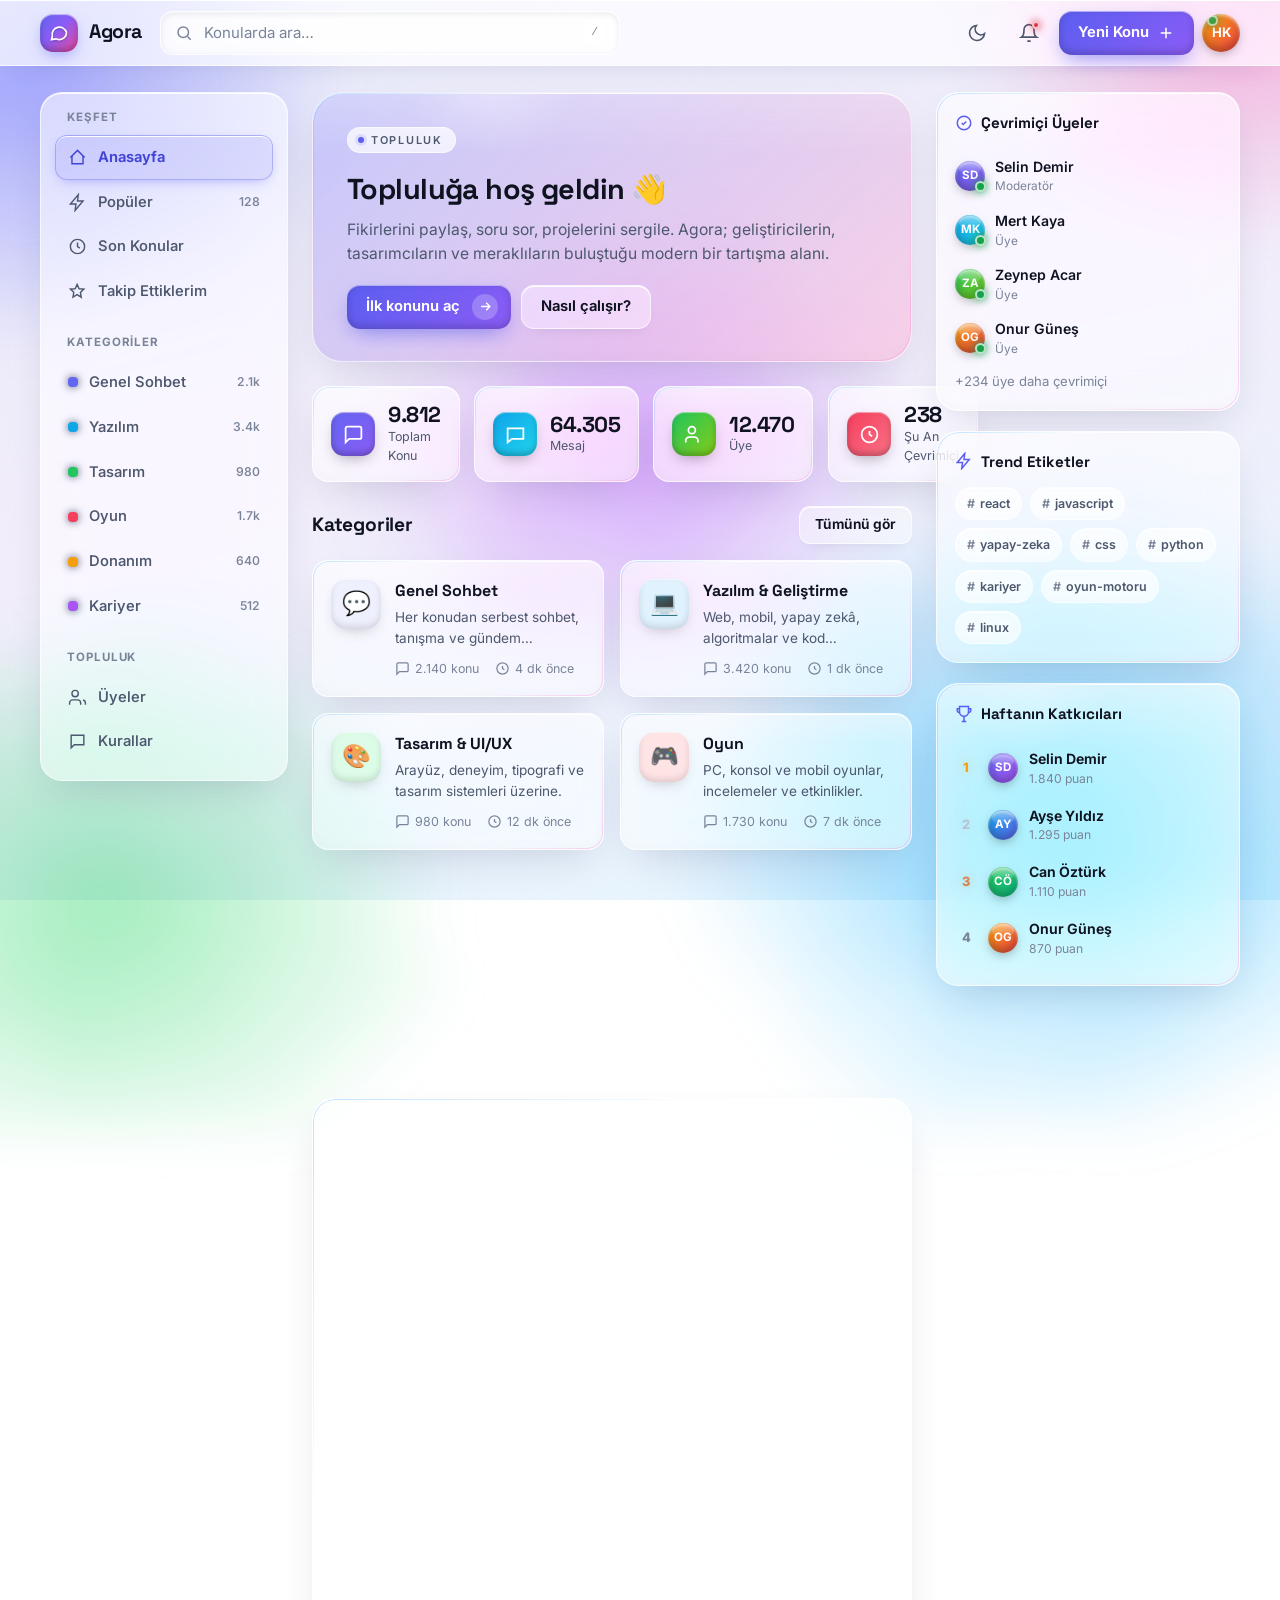
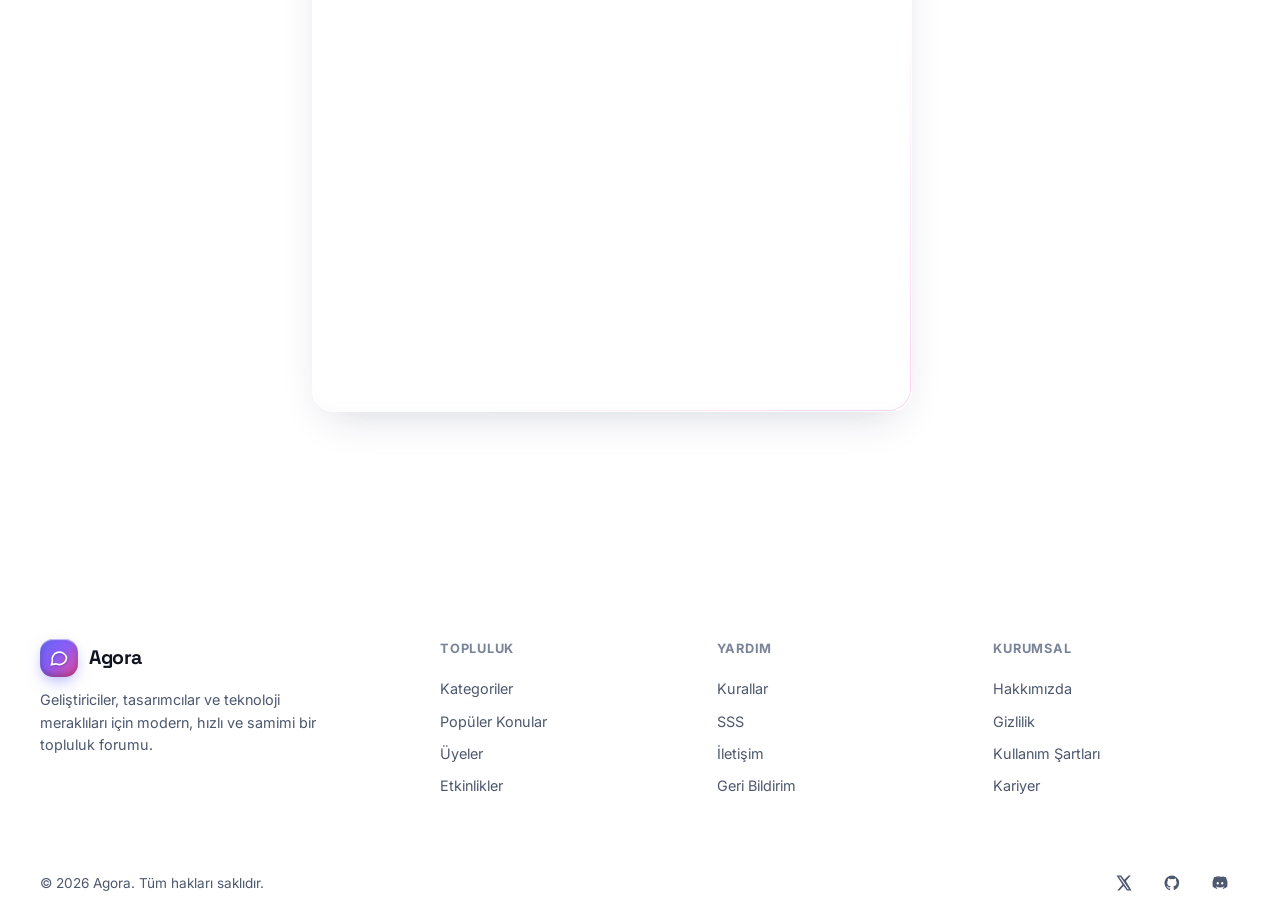
<file: index.html>
<!DOCTYPE html>
<html lang="tr" data-theme="light">
<head>
  <meta charset="UTF-8" />
  <meta name="viewport" content="width=device-width, initial-scale=1.0" />
  <title>Agora — Modern Topluluk Forumu</title>
  <meta name="description" content="Agora; yazılım, tasarım, oyun ve teknoloji üzerine sohbet edebileceğin modern bir topluluk forumu." />
  <link rel="preconnect" href="https://fonts.googleapis.com" />
  <link rel="preconnect" href="https://fonts.gstatic.com" crossorigin />
  <link href="https://fonts.googleapis.com/css2?family=Inter:wght@400;500;600;700;800&family=Space+Grotesk:wght@500;600;700&display=swap" rel="stylesheet" />
  <link rel="stylesheet" href="css/style.css" />
  <link rel="icon" href="data:image/svg+xml,<svg xmlns='http://www.w3.org/2000/svg' viewBox='0 0 100 100'><text y='.9em' font-size='90'>💬</text></svg>" />
</head>
<body>

  <!-- Liquid Glass: arka plandaki ışık kürelerini sıvılaştıran SVG filtresi -->
  <svg class="lg-defs" aria-hidden="true" focusable="false">
    <filter id="lg-distortion" x="-20%" y="-20%" width="140%" height="140%" color-interpolation-filters="sRGB">
      <feTurbulence type="fractalNoise" baseFrequency="0.008 0.011" numOctaves="2" seed="7" result="noise"/>
      <feDisplacementMap in="SourceGraphic" in2="noise" scale="70" xChannelSelector="R" yChannelSelector="G"/>
    </filter>
  </svg>

  <!-- ===================== BAŞLIK ===================== -->
  <header class="site-header">
    <div class="container">
      <button class="icon-btn menu-toggle" data-menu-toggle aria-label="Menüyü aç">
        <svg viewBox="0 0 24 24" fill="none" stroke="currentColor" stroke-width="2"><path d="M3 6h18M3 12h18M3 18h18"/></svg>
      </button>

      <a href="index.html" class="brand">
        <span class="logo">
          <svg viewBox="0 0 24 24" fill="none" stroke="currentColor" stroke-width="2"><path d="M21 11.5a8.4 8.4 0 0 1-9 8.4 9 9 0 0 1-3.9-.9L3 20l1-4.1A8.4 8.4 0 1 1 21 11.5z"/></svg>
        </span>
        Agora
      </a>

      <label class="search">
        <svg viewBox="0 0 24 24" fill="none" stroke="currentColor" stroke-width="2"><circle cx="11" cy="11" r="7"/><path d="m21 21-4.3-4.3"/></svg>
        <input type="search" placeholder="Konularda ara…" data-search-input />
        <kbd>/</kbd>
      </label>

      <div class="header-actions">
        <button class="icon-btn" data-theme-toggle aria-label="Temayı değiştir">
          <svg class="i-sun hidden" viewBox="0 0 24 24" fill="none" stroke="currentColor" stroke-width="2"><circle cx="12" cy="12" r="4"/><path d="M12 2v2m0 16v2M4.9 4.9l1.4 1.4m11.4 11.4 1.4 1.4M2 12h2m16 0h2M4.9 19.1l1.4-1.4M17.7 6.3l1.4-1.4"/></svg>
          <svg class="i-moon" viewBox="0 0 24 24" fill="none" stroke="currentColor" stroke-width="2"><path d="M21 12.8A9 9 0 1 1 11.2 3a7 7 0 0 0 9.8 9.8z"/></svg>
        </button>
        <button class="icon-btn" aria-label="Bildirimler">
          <svg viewBox="0 0 24 24" fill="none" stroke="currentColor" stroke-width="2"><path d="M18 8a6 6 0 1 0-12 0c0 7-3 9-3 9h18s-3-2-3-9"/><path d="M13.7 21a2 2 0 0 1-3.4 0"/></svg>
          <span class="dot"></span>
        </button>
        <a href="#" class="btn btn-primary"><span class="label-hide">Yeni Konu</span>
          <svg viewBox="0 0 24 24" fill="none" stroke="currentColor" stroke-width="2"><path d="M12 5v14M5 12h14"/></svg>
        </a>
        <div class="avatar presence" style="background:linear-gradient(135deg,#f59e0b,#ef4444)">HK</div>
      </div>
    </div>
  </header>

  <!-- ===================== GÖVDE ===================== -->
  <div class="container">
    <div class="layout">

      <!-- ----- SOL KENAR ÇUBUĞU ----- -->
      <aside class="sidebar">
        <nav class="nav-group">
          <h4>Keşfet</h4>
          <a href="index.html" class="nav-link active">
            <svg viewBox="0 0 24 24" fill="none" stroke="currentColor" stroke-width="1.8"><path d="M3 12 12 3l9 9"/><path d="M5 10v10h14V10"/></svg>
            Anasayfa
          </a>
          <a href="#" class="nav-link">
            <svg viewBox="0 0 24 24" fill="none" stroke="currentColor" stroke-width="1.8"><path d="M13 2 3 14h7l-1 8 10-12h-7z"/></svg>
            Popüler <span class="count">128</span>
          </a>
          <a href="#" class="nav-link">
            <svg viewBox="0 0 24 24" fill="none" stroke="currentColor" stroke-width="1.8"><circle cx="12" cy="12" r="9"/><path d="M12 7v5l3 2"/></svg>
            Son Konular
          </a>
          <a href="#" class="nav-link">
            <svg viewBox="0 0 24 24" fill="none" stroke="currentColor" stroke-width="1.8"><path d="M11.5 3 14 8.5 20 9l-4.3 4.2 1 6L11.5 16 6.3 19l1-6L3 9l6-.5z"/></svg>
            Takip Ettiklerim
          </a>
        </nav>

        <nav class="nav-group">
          <h4>Kategoriler</h4>
          <a href="category.html" class="nav-link"><span class="cat-dot" style="background:#6366f1"></span> Genel Sohbet <span class="count">2.1k</span></a>
          <a href="category.html" class="nav-link"><span class="cat-dot" style="background:#0ea5e9"></span> Yazılım <span class="count">3.4k</span></a>
          <a href="category.html" class="nav-link"><span class="cat-dot" style="background:#22c55e"></span> Tasarım <span class="count">980</span></a>
          <a href="category.html" class="nav-link"><span class="cat-dot" style="background:#f43f5e"></span> Oyun <span class="count">1.7k</span></a>
          <a href="category.html" class="nav-link"><span class="cat-dot" style="background:#f59e0b"></span> Donanım <span class="count">640</span></a>
          <a href="category.html" class="nav-link"><span class="cat-dot" style="background:#a855f7"></span> Kariyer <span class="count">512</span></a>
        </nav>

        <nav class="nav-group">
          <h4>Topluluk</h4>
          <a href="#" class="nav-link">
            <svg viewBox="0 0 24 24" fill="none" stroke="currentColor" stroke-width="1.8"><path d="M16 21v-2a4 4 0 0 0-4-4H6a4 4 0 0 0-4 4v2"/><circle cx="9" cy="7" r="4"/><path d="M22 21v-2a4 4 0 0 0-3-3.9"/></svg>
            Üyeler
          </a>
          <a href="#" class="nav-link">
            <svg viewBox="0 0 24 24" fill="none" stroke="currentColor" stroke-width="1.8"><path d="M4 4h16v12H8l-4 4z"/></svg>
            Kurallar
          </a>
        </nav>
      </aside>

      <!-- ----- ANA İÇERİK ----- -->
      <main class="main">

        <!-- hoş geldin -->
        <section class="hero">
          <span class="eyebrow">Topluluk</span>
          <h1>Topluluğa hoş geldin 👋</h1>
          <p>Fikirlerini paylaş, soru sor, projelerini sergile. Agora; geliştiricilerin, tasarımcıların ve meraklıların buluştuğu modern bir tartışma alanı.</p>
          <div class="hero-actions">
            <a href="#" class="btn btn-primary">
              İlk konunu aç
              <span class="btn-ico"><svg viewBox="0 0 24 24" fill="none" stroke="currentColor" stroke-width="2.2"><path d="M5 12h14M13 6l6 6-6 6"/></svg></span>
            </a>
            <a href="#" class="btn btn-ghost">Nasıl çalışır?</a>
          </div>
        </section>

        <!-- istatistikler -->
        <section class="stats">
          <div class="stat">
            <span class="ic" style="background:linear-gradient(135deg,#6366f1,#8b5cf6)"><svg viewBox="0 0 24 24" fill="none" stroke="currentColor" stroke-width="2"><path d="M21 15a2 2 0 0 1-2 2H7l-4 4V5a2 2 0 0 1 2-2h14a2 2 0 0 1 2 2z"/></svg></span>
            <div><div class="num">9.812</div><div class="lbl">Toplam Konu</div></div>
          </div>
          <div class="stat">
            <span class="ic" style="background:linear-gradient(135deg,#0ea5e9,#22d3ee)"><svg viewBox="0 0 24 24" fill="none" stroke="currentColor" stroke-width="2"><path d="M3 5h18v12H8l-5 4z"/></svg></span>
            <div><div class="num">64.305</div><div class="lbl">Mesaj</div></div>
          </div>
          <div class="stat">
            <span class="ic" style="background:linear-gradient(135deg,#22c55e,#84cc16)"><svg viewBox="0 0 24 24" fill="none" stroke="currentColor" stroke-width="2"><path d="M16 21v-2a4 4 0 0 0-4-4H6a4 4 0 0 0-4 4v2"/><circle cx="9" cy="7" r="4"/></svg></span>
            <div><div class="num">12.470</div><div class="lbl">Üye</div></div>
          </div>
          <div class="stat">
            <span class="ic" style="background:linear-gradient(135deg,#f43f5e,#fb7185)"><svg viewBox="0 0 24 24" fill="none" stroke="currentColor" stroke-width="2"><circle cx="12" cy="12" r="9"/><path d="M12 8v4l3 2"/></svg></span>
            <div><div class="num">238</div><div class="lbl">Şu An Çevrimiçi</div></div>
          </div>
        </section>

        <!-- kategoriler -->
        <div class="section-head">
          <h2>Kategoriler</h2>
          <span class="spacer"></span>
          <a href="#" class="btn btn-ghost btn-sm">Tümünü gör</a>
        </div>

        <section class="cat-grid">
          <a href="category.html" class="cat-card">
            <span class="cat-ic" style="background:#eef0fe;color:#6366f1">💬</span>
            <div class="cat-body">
              <h3>Genel Sohbet</h3>
              <p>Her konudan serbest sohbet, tanışma ve gündem tartışmaları.</p>
              <div class="cat-meta">
                <span><svg viewBox="0 0 24 24" fill="none" stroke="currentColor" stroke-width="2"><path d="M21 15a2 2 0 0 1-2 2H7l-4 4V5a2 2 0 0 1 2-2h14a2 2 0 0 1 2 2z"/></svg> 2.140 konu</span>
                <span><svg viewBox="0 0 24 24" fill="none" stroke="currentColor" stroke-width="2"><circle cx="12" cy="12" r="9"/><path d="M12 8v4l3 2"/></svg> 4 dk önce</span>
              </div>
            </div>
          </a>

          <a href="category.html" class="cat-card">
            <span class="cat-ic" style="background:#e0f2fe;color:#0284c7">💻</span>
            <div class="cat-body">
              <h3>Yazılım & Geliştirme</h3>
              <p>Web, mobil, yapay zekâ, algoritmalar ve kod incelemeleri.</p>
              <div class="cat-meta">
                <span><svg viewBox="0 0 24 24" fill="none" stroke="currentColor" stroke-width="2"><path d="M21 15a2 2 0 0 1-2 2H7l-4 4V5a2 2 0 0 1 2-2h14a2 2 0 0 1 2 2z"/></svg> 3.420 konu</span>
                <span><svg viewBox="0 0 24 24" fill="none" stroke="currentColor" stroke-width="2"><circle cx="12" cy="12" r="9"/><path d="M12 8v4l3 2"/></svg> 1 dk önce</span>
              </div>
            </div>
          </a>

          <a href="category.html" class="cat-card">
            <span class="cat-ic" style="background:#dcfce7;color:#16a34a">🎨</span>
            <div class="cat-body">
              <h3>Tasarım & UI/UX</h3>
              <p>Arayüz, deneyim, tipografi ve tasarım sistemleri üzerine.</p>
              <div class="cat-meta">
                <span><svg viewBox="0 0 24 24" fill="none" stroke="currentColor" stroke-width="2"><path d="M21 15a2 2 0 0 1-2 2H7l-4 4V5a2 2 0 0 1 2-2h14a2 2 0 0 1 2 2z"/></svg> 980 konu</span>
                <span><svg viewBox="0 0 24 24" fill="none" stroke="currentColor" stroke-width="2"><circle cx="12" cy="12" r="9"/><path d="M12 8v4l3 2"/></svg> 12 dk önce</span>
              </div>
            </div>
          </a>

          <a href="category.html" class="cat-card">
            <span class="cat-ic" style="background:#ffe4e6;color:#e11d48">🎮</span>
            <div class="cat-body">
              <h3>Oyun</h3>
              <p>PC, konsol ve mobil oyunlar, incelemeler ve etkinlikler.</p>
              <div class="cat-meta">
                <span><svg viewBox="0 0 24 24" fill="none" stroke="currentColor" stroke-width="2"><path d="M21 15a2 2 0 0 1-2 2H7l-4 4V5a2 2 0 0 1 2-2h14a2 2 0 0 1 2 2z"/></svg> 1.730 konu</span>
                <span><svg viewBox="0 0 24 24" fill="none" stroke="currentColor" stroke-width="2"><circle cx="12" cy="12" r="9"/><path d="M12 8v4l3 2"/></svg> 7 dk önce</span>
              </div>
            </div>
          </a>

          <a href="category.html" class="cat-card">
            <span class="cat-ic" style="background:#fef3c7;color:#d97706">🔧</span>
            <div class="cat-body">
              <h3>Donanım</h3>
              <p>Toplama bilgisayar, çevre birimleri ve performans.</p>
              <div class="cat-meta">
                <span><svg viewBox="0 0 24 24" fill="none" stroke="currentColor" stroke-width="2"><path d="M21 15a2 2 0 0 1-2 2H7l-4 4V5a2 2 0 0 1 2-2h14a2 2 0 0 1 2 2z"/></svg> 640 konu</span>
                <span><svg viewBox="0 0 24 24" fill="none" stroke="currentColor" stroke-width="2"><circle cx="12" cy="12" r="9"/><path d="M12 8v4l3 2"/></svg> 23 dk önce</span>
              </div>
            </div>
          </a>

          <a href="category.html" class="cat-card">
            <span class="cat-ic" style="background:#f3e8ff;color:#9333ea">💼</span>
            <div class="cat-body">
              <h3>Kariyer & Eğitim</h3>
              <p>İş ilanları, mülakat deneyimleri ve öğrenme yolları.</p>
              <div class="cat-meta">
                <span><svg viewBox="0 0 24 24" fill="none" stroke="currentColor" stroke-width="2"><path d="M21 15a2 2 0 0 1-2 2H7l-4 4V5a2 2 0 0 1 2-2h14a2 2 0 0 1 2 2z"/></svg> 512 konu</span>
                <span><svg viewBox="0 0 24 24" fill="none" stroke="currentColor" stroke-width="2"><circle cx="12" cy="12" r="9"/><path d="M12 8v4l3 2"/></svg> 35 dk önce</span>
              </div>
            </div>
          </a>
        </section>

        <!-- son konular -->
        <div class="section-head">
          <h2>Son Konular</h2>
          <span class="spacer"></span>
          <div class="tabs" data-tabs>
            <button class="tab active" data-tab="latest">Son</button>
            <button class="tab" data-tab="popular">Popüler</button>
            <button class="tab" data-tab="unanswered">Cevapsız</button>
          </div>
        </div>

        <section class="topic-list" data-topic-list>

          <article class="topic">
            <div class="avatar" style="background:linear-gradient(135deg,#0ea5e9,#6366f1)">AY</div>
            <div class="t-main">
              <div class="t-title">
                <span class="t-badges"><span class="badge pin">Sabit</span></span>
                <a href="topic.html">React 19'da yeni use() hook'u gerçekten oyunu değiştiriyor mu?</a>
              </div>
              <div class="t-sub">
                <span class="pill" style="color:#0284c7">Yazılım</span>
                <span class="author">Ayşe Yıldız</span>
                <span class="dot-sep">·</span>
                <span>3 etiket</span>
              </div>
            </div>
            <div class="t-stats">
              <div class="s"><div class="v">42</div><div class="k">cevap</div></div>
              <div class="s"><div class="v">1.2k</div><div class="k">görüntü</div></div>
            </div>
            <div class="t-last">
              <div class="avatar sm" style="background:linear-gradient(135deg,#22c55e,#84cc16)">MK</div>
              <div class="meta"><div class="who">Mert Kaya</div><div class="when">4 dk önce</div></div>
            </div>
          </article>

          <article class="topic">
            <div class="avatar" style="background:linear-gradient(135deg,#f43f5e,#f59e0b)">EÇ</div>
            <div class="t-main">
              <div class="t-title">
                <span class="t-badges"><span class="badge hot">Popüler</span></span>
                <a href="topic.html">2025'te öğrenilmesi en mantıklı programlama dili hangisi?</a>
              </div>
              <div class="t-sub">
                <span class="pill" style="color:#9333ea">Kariyer</span>
                <span class="author">Emre Çelik</span>
                <span class="dot-sep">·</span>
                <span>Tartışma</span>
              </div>
            </div>
            <div class="t-stats">
              <div class="s"><div class="v">186</div><div class="k">cevap</div></div>
              <div class="s"><div class="v">9.4k</div><div class="k">görüntü</div></div>
            </div>
            <div class="t-last">
              <div class="avatar sm" style="background:linear-gradient(135deg,#6366f1,#a855f7)">SD</div>
              <div class="meta"><div class="who">Selin Demir</div><div class="when">11 dk önce</div></div>
            </div>
          </article>

          <article class="topic">
            <div class="avatar" style="background:linear-gradient(135deg,#22c55e,#10b981)">CÖ</div>
            <div class="t-main">
              <div class="t-title">
                <span class="t-badges"><span class="badge solved">Çözüldü</span></span>
                <a href="topic.html">CSS Grid mi Flexbox mu? Hangisini ne zaman kullanmalı?</a>
              </div>
              <div class="t-sub">
                <span class="pill" style="color:#16a34a">Tasarım</span>
                <span class="author">Can Öztürk</span>
                <span class="dot-sep">·</span>
                <span>Soru</span>
              </div>
            </div>
            <div class="t-stats">
              <div class="s"><div class="v">28</div><div class="k">cevap</div></div>
              <div class="s"><div class="v">3.1k</div><div class="k">görüntü</div></div>
            </div>
            <div class="t-last">
              <div class="avatar sm" style="background:linear-gradient(135deg,#0ea5e9,#22d3ee)">ZA</div>
              <div class="meta"><div class="who">Zeynep Acar</div><div class="when">26 dk önce</div></div>
            </div>
          </article>

          <article class="topic">
            <div class="avatar" style="background:linear-gradient(135deg,#a855f7,#ec4899)">BŞ</div>
            <div class="t-main">
              <div class="t-title">
                <span class="t-badges"><span class="badge new">Yeni</span></span>
                <a href="topic.html">Ekran kartı fiyatları ne zaman normale döner sizce?</a>
              </div>
              <div class="t-sub">
                <span class="pill" style="color:#d97706">Donanım</span>
                <span class="author">Burak Şahin</span>
                <span class="dot-sep">·</span>
                <span>Sohbet</span>
              </div>
            </div>
            <div class="t-stats">
              <div class="s"><div class="v">7</div><div class="k">cevap</div></div>
              <div class="s"><div class="v">412</div><div class="k">görüntü</div></div>
            </div>
            <div class="t-last">
              <div class="avatar sm" style="background:linear-gradient(135deg,#f59e0b,#ef4444)">OG</div>
              <div class="meta"><div class="who">Onur Güneş</div><div class="when">38 dk önce</div></div>
            </div>
          </article>

          <article class="topic">
            <div class="avatar" style="background:linear-gradient(135deg,#14b8a6,#0ea5e9)">DK</div>
            <div class="t-main">
              <div class="t-title">
                <a href="topic.html">Indie oyununuzu Steam'de yayınlama deneyimleri</a>
              </div>
              <div class="t-sub">
                <span class="pill" style="color:#e11d48">Oyun</span>
                <span class="author">Deniz Korkmaz</span>
                <span class="dot-sep">·</span>
                <span>Rehber</span>
              </div>
            </div>
            <div class="t-stats">
              <div class="s"><div class="v">53</div><div class="k">cevap</div></div>
              <div class="s"><div class="v">5.8k</div><div class="k">görüntü</div></div>
            </div>
            <div class="t-last">
              <div class="avatar sm" style="background:linear-gradient(135deg,#6366f1,#3b82f6)">FA</div>
              <div class="meta"><div class="who">Furkan Aydın</div><div class="when">1 sa önce</div></div>
            </div>
          </article>

          <article class="topic">
            <div class="avatar" style="background:linear-gradient(135deg,#f97316,#f43f5e)">NÖ</div>
            <div class="t-main">
              <div class="t-title">
                <a href="topic.html">Uzaktan çalışırken motivasyonu nasıl koruyorsunuz?</a>
              </div>
              <div class="t-sub">
                <span class="pill" style="color:#6366f1">Genel</span>
                <span class="author">Nazlı Öz</span>
                <span class="dot-sep">·</span>
                <span>Tartışma</span>
              </div>
            </div>
            <div class="t-stats">
              <div class="s"><div class="v">94</div><div class="k">cevap</div></div>
              <div class="s"><div class="v">7.2k</div><div class="k">görüntü</div></div>
            </div>
            <div class="t-last">
              <div class="avatar sm" style="background:linear-gradient(135deg,#84cc16,#22c55e)">İT</div>
              <div class="meta"><div class="who">İrem Taş</div><div class="when">2 sa önce</div></div>
            </div>
          </article>

        </section>

        <nav class="pagination" aria-label="Sayfalama">
          <span class="current">1</span>
          <a href="#">2</a>
          <a href="#">3</a>
          <span class="gap">…</span>
          <a href="#">48</a>
          <a href="#" aria-label="Sonraki">›</a>
        </nav>

      </main>

      <!-- ----- SAĞ KENAR ÇUBUĞU ----- -->
      <aside class="aside">
        <div class="card card-pad">
          <h3 class="card-title">
            <svg viewBox="0 0 24 24" fill="none" stroke="currentColor" stroke-width="2"><circle cx="12" cy="12" r="9"/><path d="m9 12 2 2 4-4"/></svg>
            Çevrimiçi Üyeler
          </h3>
          <ul class="online-list">
            <li><span class="presence"><span class="avatar sm" style="background:linear-gradient(135deg,#6366f1,#8b5cf6)">SD</span></span><div><div class="who">Selin Demir</div><div class="role">Moderatör</div></div></li>
            <li><span class="presence"><span class="avatar sm" style="background:linear-gradient(135deg,#0ea5e9,#22d3ee)">MK</span></span><div><div class="who">Mert Kaya</div><div class="role">Üye</div></div></li>
            <li><span class="presence"><span class="avatar sm" style="background:linear-gradient(135deg,#22c55e,#84cc16)">ZA</span></span><div><div class="who">Zeynep Acar</div><div class="role">Üye</div></div></li>
            <li><span class="presence"><span class="avatar sm" style="background:linear-gradient(135deg,#f59e0b,#ef4444)">OG</span></span><div><div class="who">Onur Güneş</div><div class="role">Üye</div></div></li>
          </ul>
          <p class="faint" style="font-size:.82rem;margin-top:6px">+234 üye daha çevrimiçi</p>
        </div>

        <div class="card card-pad">
          <h3 class="card-title">
            <svg viewBox="0 0 24 24" fill="none" stroke="currentColor" stroke-width="2"><path d="M13 2 3 14h7l-1 8 10-12h-7z"/></svg>
            Trend Etiketler
          </h3>
          <div class="tag-cloud">
            <a href="#" class="tag"><span class="hash">#</span>react</a>
            <a href="#" class="tag"><span class="hash">#</span>javascript</a>
            <a href="#" class="tag"><span class="hash">#</span>yapay-zeka</a>
            <a href="#" class="tag"><span class="hash">#</span>css</a>
            <a href="#" class="tag"><span class="hash">#</span>python</a>
            <a href="#" class="tag"><span class="hash">#</span>kariyer</a>
            <a href="#" class="tag"><span class="hash">#</span>oyun-motoru</a>
            <a href="#" class="tag"><span class="hash">#</span>linux</a>
          </div>
        </div>

        <div class="card card-pad">
          <h3 class="card-title">
            <svg viewBox="0 0 24 24" fill="none" stroke="currentColor" stroke-width="2"><path d="M6 9V2h12v7a6 6 0 0 1-12 0z"/><path d="M6 5H3v2a3 3 0 0 0 3 3m12-5h3v2a3 3 0 0 1-3 3M9 22h6M12 16v6"/></svg>
            Haftanın Katkıcıları
          </h3>
          <div class="contributor"><span class="rank-badge gold">1</span><span class="avatar sm" style="background:linear-gradient(135deg,#6366f1,#a855f7)">SD</span><div class="meta"><div class="name">Selin Demir</div><div class="pts">1.840 puan</div></div></div>
          <div class="contributor"><span class="rank-badge silver">2</span><span class="avatar sm" style="background:linear-gradient(135deg,#0ea5e9,#6366f1)">AY</span><div class="meta"><div class="name">Ayşe Yıldız</div><div class="pts">1.295 puan</div></div></div>
          <div class="contributor"><span class="rank-badge bronze">3</span><span class="avatar sm" style="background:linear-gradient(135deg,#22c55e,#10b981)">CÖ</span><div class="meta"><div class="name">Can Öztürk</div><div class="pts">1.110 puan</div></div></div>
          <div class="contributor"><span class="rank-badge">4</span><span class="avatar sm" style="background:linear-gradient(135deg,#f59e0b,#ef4444)">OG</span><div class="meta"><div class="name">Onur Güneş</div><div class="pts">870 puan</div></div></div>
        </div>
      </aside>

    </div>
  </div>

  <!-- ===================== ALTBİLGİ ===================== -->
  <footer class="site-footer">
    <div class="container">
      <div class="footer-grid">
        <div class="about">
          <a href="index.html" class="brand">
            <span class="logo"><svg viewBox="0 0 24 24" fill="none" stroke="currentColor" stroke-width="2"><path d="M21 11.5a8.4 8.4 0 0 1-9 8.4 9 9 0 0 1-3.9-.9L3 20l1-4.1A8.4 8.4 0 1 1 21 11.5z"/></svg></span>
            Agora
          </a>
          <p>Geliştiriciler, tasarımcılar ve teknoloji meraklıları için modern, hızlı ve samimi bir topluluk forumu.</p>
        </div>
        <div class="footer-col">
          <h5>Topluluk</h5>
          <a href="#">Kategoriler</a><a href="#">Popüler Konular</a><a href="#">Üyeler</a><a href="#">Etkinlikler</a>
        </div>
        <div class="footer-col">
          <h5>Yardım</h5>
          <a href="#">Kurallar</a><a href="#">SSS</a><a href="#">İletişim</a><a href="#">Geri Bildirim</a>
        </div>
        <div class="footer-col">
          <h5>Kurumsal</h5>
          <a href="#">Hakkımızda</a><a href="#">Gizlilik</a><a href="#">Kullanım Şartları</a><a href="#">Kariyer</a>
        </div>
      </div>
      <div class="footer-bottom">
        <span class="muted">© <span data-year>2026</span> Agora. Tüm hakları saklıdır.</span>
        <div class="socials">
          <a href="#" aria-label="Twitter"><svg viewBox="0 0 24 24" fill="currentColor"><path d="M18.2 2H21l-6.5 7.4L22 22h-6l-4.7-6.1L5.9 22H3l7-8L2 2h6.2l4.2 5.6zM17 20.2h1.6L7 3.7H5.3z"/></svg></a>
          <a href="#" aria-label="GitHub"><svg viewBox="0 0 24 24" fill="currentColor"><path d="M12 2a10 10 0 0 0-3.2 19.5c.5.1.7-.2.7-.5v-1.7c-2.8.6-3.4-1.3-3.4-1.3-.5-1.2-1.1-1.5-1.1-1.5-.9-.6.1-.6.1-.6 1 .1 1.5 1 1.5 1 .9 1.6 2.4 1.1 3 .9.1-.7.4-1.1.6-1.4-2.2-.2-4.6-1.1-4.6-5 0-1.1.4-2 1-2.7 0-.3-.4-1.3.1-2.7 0 0 .8-.3 2.7 1a9.4 9.4 0 0 1 5 0c1.9-1.3 2.7-1 2.7-1 .5 1.4.2 2.4.1 2.7.6.7 1 1.6 1 2.7 0 3.9-2.4 4.8-4.6 5 .4.3.7.9.7 1.8v2.7c0 .3.2.6.7.5A10 10 0 0 0 12 2z"/></svg></a>
          <a href="#" aria-label="Discord"><svg viewBox="0 0 24 24" fill="currentColor"><path d="M20 4.4A19 19 0 0 0 15.3 3l-.2.5a14 14 0 0 1 4 1.3 13 13 0 0 0-11 0 14 14 0 0 1 4-1.3L11.9 3A19 19 0 0 0 4 4.4 19.6 19.6 0 0 0 2.3 17 19 19 0 0 0 8 20l.6-1.6c-.9-.3-1.7-.7-2.4-1.2l.6-.4a13 13 0 0 0 10.6 0l.6.4c-.7.5-1.5.9-2.4 1.2L16 20a19 19 0 0 0 5.7-3A19.4 19.4 0 0 0 20 4.4zM9 14c-.8 0-1.5-.8-1.5-1.7S8.2 10.6 9 10.6s1.5.8 1.5 1.7S9.8 14 9 14zm6 0c-.8 0-1.5-.8-1.5-1.7s.7-1.7 1.5-1.7 1.5.8 1.5 1.7S15.8 14 15 14z"/></svg></a>
        </div>
      </div>
    </div>
  </footer>

  <script src="js/app.js"></script>
</body>
</html>
</file>
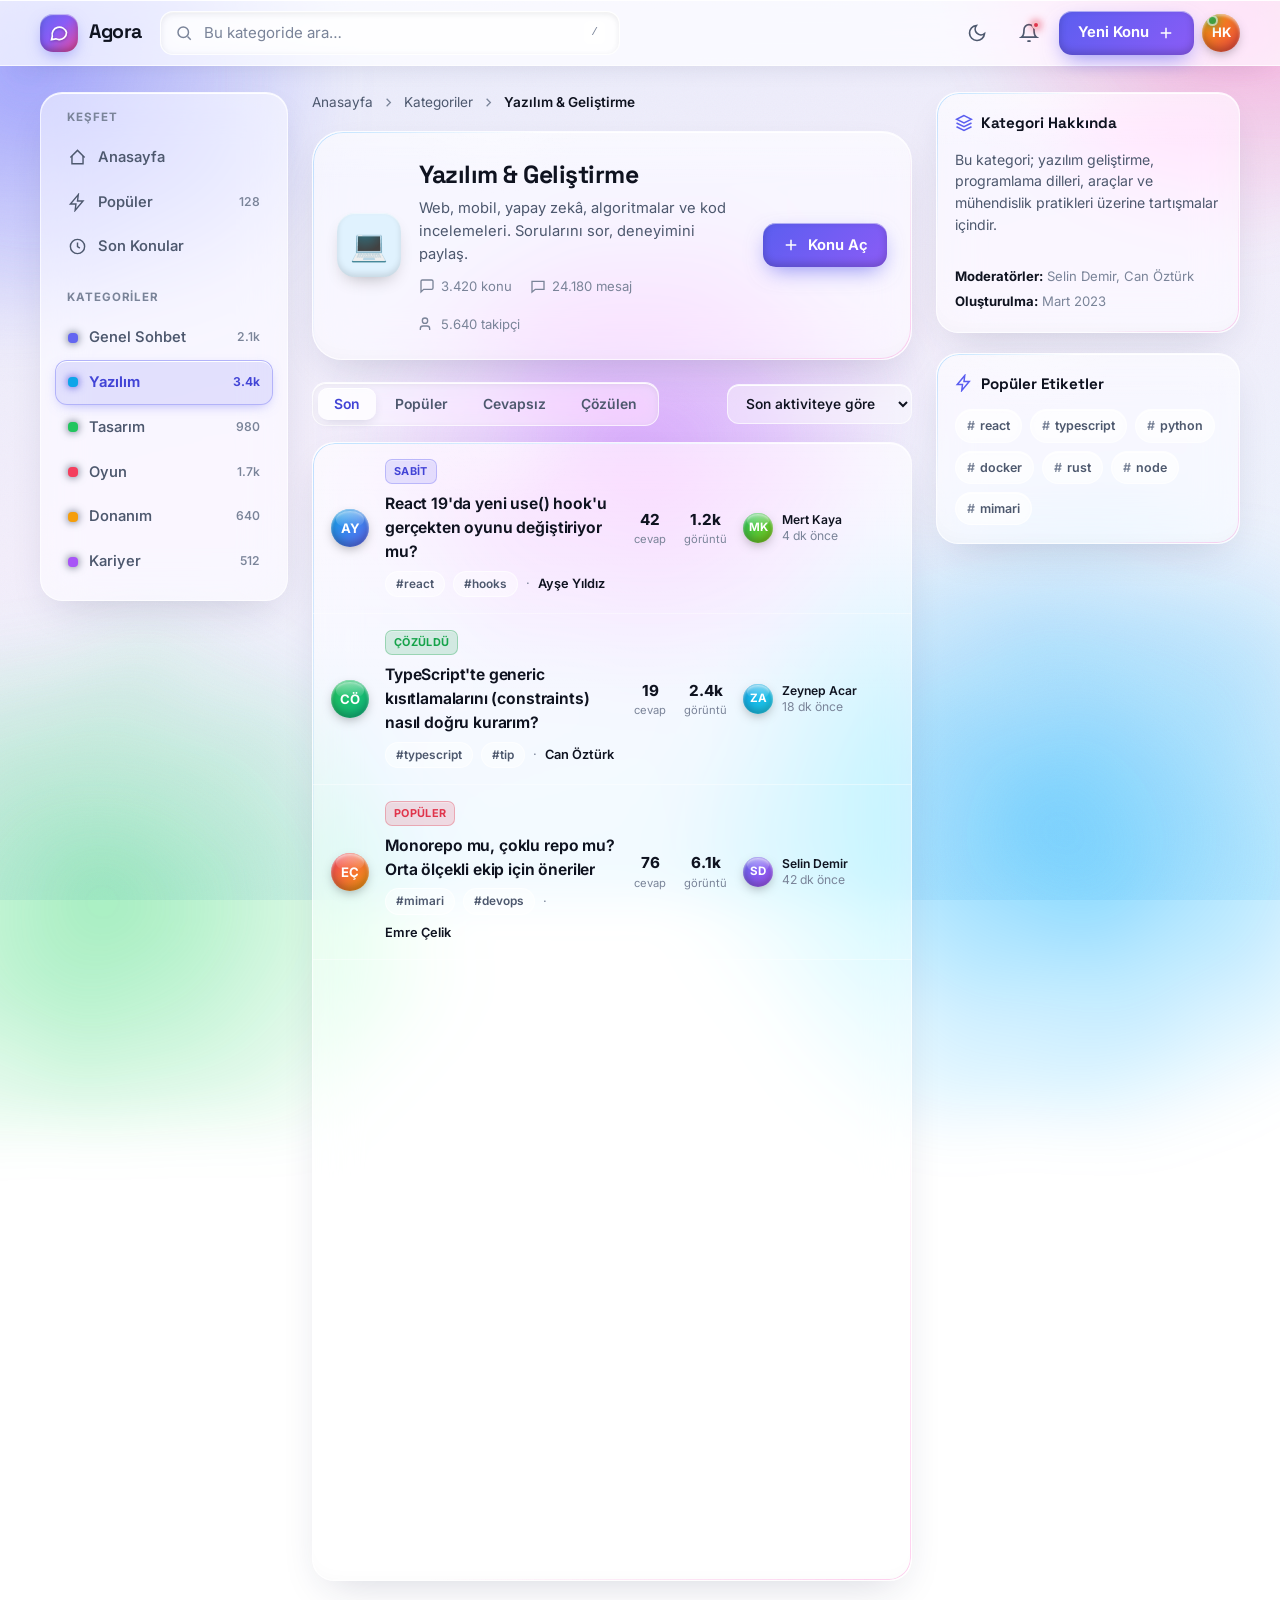
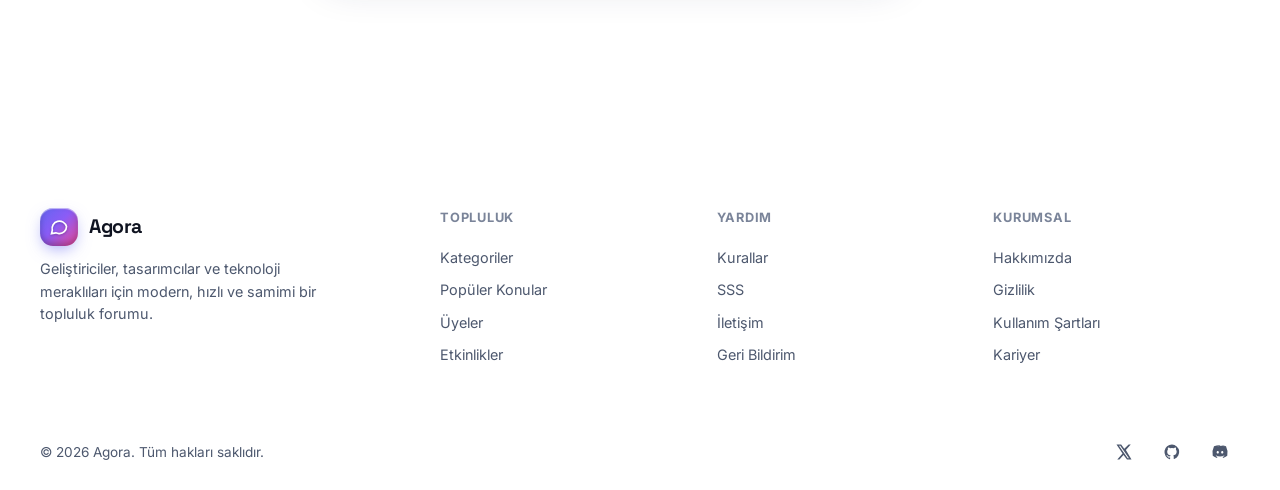
<file: category.html>
<!DOCTYPE html>
<html lang="tr" data-theme="light">
<head>
  <meta charset="UTF-8" />
  <meta name="viewport" content="width=device-width, initial-scale=1.0" />
  <title>Yazılım & Geliştirme — Agora</title>
  <meta name="description" content="Yazılım & Geliştirme kategorisindeki konular: web, mobil, yapay zekâ ve daha fazlası." />
  <link rel="preconnect" href="https://fonts.googleapis.com" />
  <link rel="preconnect" href="https://fonts.gstatic.com" crossorigin />
  <link href="https://fonts.googleapis.com/css2?family=Inter:wght@400;500;600;700;800&family=Space+Grotesk:wght@500;600;700&display=swap" rel="stylesheet" />
  <link rel="stylesheet" href="css/style.css" />
  <link rel="icon" href="data:image/svg+xml,<svg xmlns='http://www.w3.org/2000/svg' viewBox='0 0 100 100'><text y='.9em' font-size='90'>💬</text></svg>" />
</head>
<body>

  <!-- Liquid Glass: arka plandaki ışık kürelerini sıvılaştıran SVG filtresi -->
  <svg class="lg-defs" aria-hidden="true" focusable="false">
    <filter id="lg-distortion" x="-20%" y="-20%" width="140%" height="140%" color-interpolation-filters="sRGB">
      <feTurbulence type="fractalNoise" baseFrequency="0.008 0.011" numOctaves="2" seed="7" result="noise"/>
      <feDisplacementMap in="SourceGraphic" in2="noise" scale="70" xChannelSelector="R" yChannelSelector="G"/>
    </filter>
  </svg>

  <!-- ===================== BAŞLIK ===================== -->
  <header class="site-header">
    <div class="container">
      <button class="icon-btn menu-toggle" data-menu-toggle aria-label="Menüyü aç">
        <svg viewBox="0 0 24 24" fill="none" stroke="currentColor" stroke-width="2"><path d="M3 6h18M3 12h18M3 18h18"/></svg>
      </button>
      <a href="index.html" class="brand">
        <span class="logo"><svg viewBox="0 0 24 24" fill="none" stroke="currentColor" stroke-width="2"><path d="M21 11.5a8.4 8.4 0 0 1-9 8.4 9 9 0 0 1-3.9-.9L3 20l1-4.1A8.4 8.4 0 1 1 21 11.5z"/></svg></span>
        Agora
      </a>
      <label class="search">
        <svg viewBox="0 0 24 24" fill="none" stroke="currentColor" stroke-width="2"><circle cx="11" cy="11" r="7"/><path d="m21 21-4.3-4.3"/></svg>
        <input type="search" placeholder="Bu kategoride ara…" data-search-input />
        <kbd>/</kbd>
      </label>
      <div class="header-actions">
        <button class="icon-btn" data-theme-toggle aria-label="Temayı değiştir">
          <svg class="i-sun hidden" viewBox="0 0 24 24" fill="none" stroke="currentColor" stroke-width="2"><circle cx="12" cy="12" r="4"/><path d="M12 2v2m0 16v2M4.9 4.9l1.4 1.4m11.4 11.4 1.4 1.4M2 12h2m16 0h2M4.9 19.1l1.4-1.4M17.7 6.3l1.4-1.4"/></svg>
          <svg class="i-moon" viewBox="0 0 24 24" fill="none" stroke="currentColor" stroke-width="2"><path d="M21 12.8A9 9 0 1 1 11.2 3a7 7 0 0 0 9.8 9.8z"/></svg>
        </button>
        <button class="icon-btn" aria-label="Bildirimler">
          <svg viewBox="0 0 24 24" fill="none" stroke="currentColor" stroke-width="2"><path d="M18 8a6 6 0 1 0-12 0c0 7-3 9-3 9h18s-3-2-3-9"/><path d="M13.7 21a2 2 0 0 1-3.4 0"/></svg>
          <span class="dot"></span>
        </button>
        <a href="#" class="btn btn-primary"><span class="label-hide">Yeni Konu</span>
          <svg viewBox="0 0 24 24" fill="none" stroke="currentColor" stroke-width="2"><path d="M12 5v14M5 12h14"/></svg>
        </a>
        <div class="avatar presence" style="background:linear-gradient(135deg,#f59e0b,#ef4444)">HK</div>
      </div>
    </div>
  </header>

  <!-- ===================== GÖVDE ===================== -->
  <div class="container">
    <div class="layout">

      <!-- ----- SOL KENAR ÇUBUĞU ----- -->
      <aside class="sidebar">
        <nav class="nav-group">
          <h4>Keşfet</h4>
          <a href="index.html" class="nav-link">
            <svg viewBox="0 0 24 24" fill="none" stroke="currentColor" stroke-width="1.8"><path d="M3 12 12 3l9 9"/><path d="M5 10v10h14V10"/></svg>
            Anasayfa
          </a>
          <a href="#" class="nav-link">
            <svg viewBox="0 0 24 24" fill="none" stroke="currentColor" stroke-width="1.8"><path d="M13 2 3 14h7l-1 8 10-12h-7z"/></svg>
            Popüler <span class="count">128</span>
          </a>
          <a href="#" class="nav-link">
            <svg viewBox="0 0 24 24" fill="none" stroke="currentColor" stroke-width="1.8"><circle cx="12" cy="12" r="9"/><path d="M12 7v5l3 2"/></svg>
            Son Konular
          </a>
        </nav>
        <nav class="nav-group">
          <h4>Kategoriler</h4>
          <a href="category.html" class="nav-link"><span class="cat-dot" style="background:#6366f1"></span> Genel Sohbet <span class="count">2.1k</span></a>
          <a href="category.html" class="nav-link active"><span class="cat-dot" style="background:#0ea5e9"></span> Yazılım <span class="count">3.4k</span></a>
          <a href="category.html" class="nav-link"><span class="cat-dot" style="background:#22c55e"></span> Tasarım <span class="count">980</span></a>
          <a href="category.html" class="nav-link"><span class="cat-dot" style="background:#f43f5e"></span> Oyun <span class="count">1.7k</span></a>
          <a href="category.html" class="nav-link"><span class="cat-dot" style="background:#f59e0b"></span> Donanım <span class="count">640</span></a>
          <a href="category.html" class="nav-link"><span class="cat-dot" style="background:#a855f7"></span> Kariyer <span class="count">512</span></a>
        </nav>
      </aside>

      <!-- ----- ANA İÇERİK ----- -->
      <main class="main">

        <nav class="breadcrumb" aria-label="İçerik haritası">
          <a href="index.html">Anasayfa</a>
          <svg viewBox="0 0 24 24" fill="none" stroke="currentColor" stroke-width="2"><path d="m9 18 6-6-6-6"/></svg>
          <a href="#">Kategoriler</a>
          <svg viewBox="0 0 24 24" fill="none" stroke="currentColor" stroke-width="2"><path d="m9 18 6-6-6-6"/></svg>
          <span class="here">Yazılım & Geliştirme</span>
        </nav>

        <section class="cat-hero">
          <span class="cat-ic" style="background:#e0f2fe;color:#0284c7">💻</span>
          <div class="info">
            <h1>Yazılım & Geliştirme</h1>
            <p>Web, mobil, yapay zekâ, algoritmalar ve kod incelemeleri. Sorularını sor, deneyimini paylaş.</p>
            <div class="cat-meta">
              <span><svg viewBox="0 0 24 24" fill="none" stroke="currentColor" stroke-width="2"><path d="M21 15a2 2 0 0 1-2 2H7l-4 4V5a2 2 0 0 1 2-2h14a2 2 0 0 1 2 2z"/></svg> 3.420 konu</span>
              <span><svg viewBox="0 0 24 24" fill="none" stroke="currentColor" stroke-width="2"><path d="M3 5h18v12H8l-5 4z"/></svg> 24.180 mesaj</span>
              <span><svg viewBox="0 0 24 24" fill="none" stroke="currentColor" stroke-width="2"><path d="M16 21v-2a4 4 0 0 0-4-4H6a4 4 0 0 0-4 4v2"/><circle cx="9" cy="7" r="4"/></svg> 5.640 takipçi</span>
            </div>
          </div>
          <a href="#" class="btn btn-primary label-hide-none">
            <svg viewBox="0 0 24 24" fill="none" stroke="currentColor" stroke-width="2"><path d="M12 5v14M5 12h14"/></svg>
            Konu Aç
          </a>
        </section>

        <div class="toolbar">
          <div class="tabs" data-tabs>
            <button class="tab active" data-tab="latest">Son</button>
            <button class="tab" data-tab="popular">Popüler</button>
            <button class="tab" data-tab="unanswered">Cevapsız</button>
            <button class="tab" data-tab="solved">Çözülen</button>
          </div>
          <span class="spacer"></span>
          <select class="sort-select" aria-label="Sırala">
            <option>Son aktiviteye göre</option>
            <option>En çok cevap alan</option>
            <option>En çok görüntülenen</option>
            <option>En yeni</option>
          </select>
        </div>

        <section class="topic-list" data-topic-list>

          <article class="topic">
            <div class="avatar" style="background:linear-gradient(135deg,#0ea5e9,#6366f1)">AY</div>
            <div class="t-main">
              <div class="t-title">
                <span class="t-badges"><span class="badge pin">Sabit</span></span>
                <a href="topic.html">React 19'da yeni use() hook'u gerçekten oyunu değiştiriyor mu?</a>
              </div>
              <div class="t-sub">
                <a href="#" class="pill">#react</a><a href="#" class="pill">#hooks</a>
                <span class="dot-sep">·</span>
                <span class="author">Ayşe Yıldız</span>
              </div>
            </div>
            <div class="t-stats">
              <div class="s"><div class="v">42</div><div class="k">cevap</div></div>
              <div class="s"><div class="v">1.2k</div><div class="k">görüntü</div></div>
            </div>
            <div class="t-last">
              <div class="avatar sm" style="background:linear-gradient(135deg,#22c55e,#84cc16)">MK</div>
              <div class="meta"><div class="who">Mert Kaya</div><div class="when">4 dk önce</div></div>
            </div>
          </article>

          <article class="topic">
            <div class="avatar" style="background:linear-gradient(135deg,#22c55e,#10b981)">CÖ</div>
            <div class="t-main">
              <div class="t-title">
                <span class="t-badges"><span class="badge solved">Çözüldü</span></span>
                <a href="topic.html">TypeScript'te generic kısıtlamalarını (constraints) nasıl doğru kurarım?</a>
              </div>
              <div class="t-sub">
                <a href="#" class="pill">#typescript</a><a href="#" class="pill">#tip</a>
                <span class="dot-sep">·</span>
                <span class="author">Can Öztürk</span>
              </div>
            </div>
            <div class="t-stats">
              <div class="s"><div class="v">19</div><div class="k">cevap</div></div>
              <div class="s"><div class="v">2.4k</div><div class="k">görüntü</div></div>
            </div>
            <div class="t-last">
              <div class="avatar sm" style="background:linear-gradient(135deg,#0ea5e9,#22d3ee)">ZA</div>
              <div class="meta"><div class="who">Zeynep Acar</div><div class="when">18 dk önce</div></div>
            </div>
          </article>

          <article class="topic">
            <div class="avatar" style="background:linear-gradient(135deg,#f43f5e,#f59e0b)">EÇ</div>
            <div class="t-main">
              <div class="t-title">
                <span class="t-badges"><span class="badge hot">Popüler</span></span>
                <a href="topic.html">Monorepo mu, çoklu repo mu? Orta ölçekli ekip için öneriler</a>
              </div>
              <div class="t-sub">
                <a href="#" class="pill">#mimari</a><a href="#" class="pill">#devops</a>
                <span class="dot-sep">·</span>
                <span class="author">Emre Çelik</span>
              </div>
            </div>
            <div class="t-stats">
              <div class="s"><div class="v">76</div><div class="k">cevap</div></div>
              <div class="s"><div class="v">6.1k</div><div class="k">görüntü</div></div>
            </div>
            <div class="t-last">
              <div class="avatar sm" style="background:linear-gradient(135deg,#6366f1,#a855f7)">SD</div>
              <div class="meta"><div class="who">Selin Demir</div><div class="when">42 dk önce</div></div>
            </div>
          </article>

          <article class="topic">
            <div class="avatar" style="background:linear-gradient(135deg,#a855f7,#ec4899)">BŞ</div>
            <div class="t-main">
              <div class="t-title">
                <a href="topic.html">Python'da asyncio gerçekten ne zaman performans kazandırır?</a>
              </div>
              <div class="t-sub">
                <a href="#" class="pill">#python</a><a href="#" class="pill">#async</a>
                <span class="dot-sep">·</span>
                <span class="author">Burak Şahin</span>
              </div>
            </div>
            <div class="t-stats">
              <div class="s"><div class="v">31</div><div class="k">cevap</div></div>
              <div class="s"><div class="v">3.3k</div><div class="k">görüntü</div></div>
            </div>
            <div class="t-last">
              <div class="avatar sm" style="background:linear-gradient(135deg,#f59e0b,#ef4444)">OG</div>
              <div class="meta"><div class="who">Onur Güneş</div><div class="when">1 sa önce</div></div>
            </div>
          </article>

          <article class="topic">
            <div class="avatar" style="background:linear-gradient(135deg,#14b8a6,#0ea5e9)">DK</div>
            <div class="t-main">
              <div class="t-title">
                <span class="t-badges"><span class="badge new">Yeni</span></span>
                <a href="topic.html">Rust öğrenmeye yeni başlayanlar için kaynak önerisi</a>
              </div>
              <div class="t-sub">
                <a href="#" class="pill">#rust</a><a href="#" class="pill">#başlangıç</a>
                <span class="dot-sep">·</span>
                <span class="author">Deniz Korkmaz</span>
              </div>
            </div>
            <div class="t-stats">
              <div class="s"><div class="v">5</div><div class="k">cevap</div></div>
              <div class="s"><div class="v">287</div><div class="k">görüntü</div></div>
            </div>
            <div class="t-last">
              <div class="avatar sm" style="background:linear-gradient(135deg,#6366f1,#3b82f6)">FA</div>
              <div class="meta"><div class="who">Furkan Aydın</div><div class="when">2 sa önce</div></div>
            </div>
          </article>

          <article class="topic">
            <div class="avatar" style="background:linear-gradient(135deg,#f97316,#f43f5e)">NÖ</div>
            <div class="t-main">
              <div class="t-title">
                <a href="topic.html">Docker imaj boyutunu küçültmek için pratik teknikler</a>
              </div>
              <div class="t-sub">
                <a href="#" class="pill">#docker</a><a href="#" class="pill">#devops</a>
                <span class="dot-sep">·</span>
                <span class="author">Nazlı Öz</span>
              </div>
            </div>
            <div class="t-stats">
              <div class="s"><div class="v">22</div><div class="k">cevap</div></div>
              <div class="s"><div class="v">1.9k</div><div class="k">görüntü</div></div>
            </div>
            <div class="t-last">
              <div class="avatar sm" style="background:linear-gradient(135deg,#84cc16,#22c55e)">İT</div>
              <div class="meta"><div class="who">İrem Taş</div><div class="when">3 sa önce</div></div>
            </div>
          </article>

          <article class="topic">
            <div class="avatar" style="background:linear-gradient(135deg,#6366f1,#8b5cf6)">SD</div>
            <div class="t-main">
              <div class="t-title">
                <a href="topic.html">Yapay zekâ ile kod yazarken nelere dikkat etmeli? Deneyimler</a>
              </div>
              <div class="t-sub">
                <a href="#" class="pill">#yapay-zeka</a><a href="#" class="pill">#üretkenlik</a>
                <span class="dot-sep">·</span>
                <span class="author">Selin Demir</span>
              </div>
            </div>
            <div class="t-stats">
              <div class="s"><div class="v">118</div><div class="k">cevap</div></div>
              <div class="s"><div class="v">8.7k</div><div class="k">görüntü</div></div>
            </div>
            <div class="t-last">
              <div class="avatar sm" style="background:linear-gradient(135deg,#0ea5e9,#6366f1)">AY</div>
              <div class="meta"><div class="who">Ayşe Yıldız</div><div class="when">5 sa önce</div></div>
            </div>
          </article>

        </section>

        <nav class="pagination" aria-label="Sayfalama">
          <a href="#" aria-label="Önceki">‹</a>
          <span class="current">1</span>
          <a href="#">2</a>
          <a href="#">3</a>
          <a href="#">4</a>
          <span class="gap">…</span>
          <a href="#">120</a>
          <a href="#" aria-label="Sonraki">›</a>
        </nav>

      </main>

      <!-- ----- SAĞ KENAR ÇUBUĞU ----- -->
      <aside class="aside">
        <div class="card card-pad">
          <h3 class="card-title">
            <svg viewBox="0 0 24 24" fill="none" stroke="currentColor" stroke-width="2"><path d="M12 2 2 7l10 5 10-5z"/><path d="m2 17 10 5 10-5M2 12l10 5 10-5"/></svg>
            Kategori Hakkında
          </h3>
          <p class="muted" style="font-size:.88rem">Bu kategori; yazılım geliştirme, programlama dilleri, araçlar ve mühendislik pratikleri üzerine tartışmalar içindir.</p>
          <hr style="border:none;border-top:1px solid var(--border);margin:14px 0" />
          <p class="faint" style="font-size:.82rem;line-height:1.9">
            <b style="color:var(--text)">Moderatörler:</b> Selin Demir, Can Öztürk<br>
            <b style="color:var(--text)">Oluşturulma:</b> Mart 2023
          </p>
        </div>

        <div class="card card-pad">
          <h3 class="card-title">
            <svg viewBox="0 0 24 24" fill="none" stroke="currentColor" stroke-width="2"><path d="M13 2 3 14h7l-1 8 10-12h-7z"/></svg>
            Popüler Etiketler
          </h3>
          <div class="tag-cloud">
            <a href="#" class="tag"><span class="hash">#</span>react</a>
            <a href="#" class="tag"><span class="hash">#</span>typescript</a>
            <a href="#" class="tag"><span class="hash">#</span>python</a>
            <a href="#" class="tag"><span class="hash">#</span>docker</a>
            <a href="#" class="tag"><span class="hash">#</span>rust</a>
            <a href="#" class="tag"><span class="hash">#</span>node</a>
            <a href="#" class="tag"><span class="hash">#</span>mimari</a>
          </div>
        </div>
      </aside>

    </div>
  </div>

  <!-- ===================== ALTBİLGİ ===================== -->
  <footer class="site-footer">
    <div class="container">
      <div class="footer-grid">
        <div class="about">
          <a href="index.html" class="brand">
            <span class="logo"><svg viewBox="0 0 24 24" fill="none" stroke="currentColor" stroke-width="2"><path d="M21 11.5a8.4 8.4 0 0 1-9 8.4 9 9 0 0 1-3.9-.9L3 20l1-4.1A8.4 8.4 0 1 1 21 11.5z"/></svg></span>
            Agora
          </a>
          <p>Geliştiriciler, tasarımcılar ve teknoloji meraklıları için modern, hızlı ve samimi bir topluluk forumu.</p>
        </div>
        <div class="footer-col"><h5>Topluluk</h5><a href="#">Kategoriler</a><a href="#">Popüler Konular</a><a href="#">Üyeler</a><a href="#">Etkinlikler</a></div>
        <div class="footer-col"><h5>Yardım</h5><a href="#">Kurallar</a><a href="#">SSS</a><a href="#">İletişim</a><a href="#">Geri Bildirim</a></div>
        <div class="footer-col"><h5>Kurumsal</h5><a href="#">Hakkımızda</a><a href="#">Gizlilik</a><a href="#">Kullanım Şartları</a><a href="#">Kariyer</a></div>
      </div>
      <div class="footer-bottom">
        <span class="muted">© <span data-year>2026</span> Agora. Tüm hakları saklıdır.</span>
        <div class="socials">
          <a href="#" aria-label="Twitter"><svg viewBox="0 0 24 24" fill="currentColor"><path d="M18.2 2H21l-6.5 7.4L22 22h-6l-4.7-6.1L5.9 22H3l7-8L2 2h6.2l4.2 5.6zM17 20.2h1.6L7 3.7H5.3z"/></svg></a>
          <a href="#" aria-label="GitHub"><svg viewBox="0 0 24 24" fill="currentColor"><path d="M12 2a10 10 0 0 0-3.2 19.5c.5.1.7-.2.7-.5v-1.7c-2.8.6-3.4-1.3-3.4-1.3-.5-1.2-1.1-1.5-1.1-1.5-.9-.6.1-.6.1-.6 1 .1 1.5 1 1.5 1 .9 1.6 2.4 1.1 3 .9.1-.7.4-1.1.6-1.4-2.2-.2-4.6-1.1-4.6-5 0-1.1.4-2 1-2.7 0-.3-.4-1.3.1-2.7 0 0 .8-.3 2.7 1a9.4 9.4 0 0 1 5 0c1.9-1.3 2.7-1 2.7-1 .5 1.4.2 2.4.1 2.7.6.7 1 1.6 1 2.7 0 3.9-2.4 4.8-4.6 5 .4.3.7.9.7 1.8v2.7c0 .3.2.6.7.5A10 10 0 0 0 12 2z"/></svg></a>
          <a href="#" aria-label="Discord"><svg viewBox="0 0 24 24" fill="currentColor"><path d="M20 4.4A19 19 0 0 0 15.3 3l-.2.5a14 14 0 0 1 4 1.3 13 13 0 0 0-11 0 14 14 0 0 1 4-1.3L11.9 3A19 19 0 0 0 4 4.4 19.6 19.6 0 0 0 2.3 17 19 19 0 0 0 8 20l.6-1.6c-.9-.3-1.7-.7-2.4-1.2l.6-.4a13 13 0 0 0 10.6 0l.6.4c-.7.5-1.5.9-2.4 1.2L16 20a19 19 0 0 0 5.7-3A19.4 19.4 0 0 0 20 4.4zM9 14c-.8 0-1.5-.8-1.5-1.7S8.2 10.6 9 10.6s1.5.8 1.5 1.7S9.8 14 9 14zm6 0c-.8 0-1.5-.8-1.5-1.7s.7-1.7 1.5-1.7 1.5.8 1.5 1.7S15.8 14 15 14z"/></svg></a>
        </div>
      </div>
    </div>
  </footer>

  <script src="js/app.js"></script>
</body>
</html>
</file>
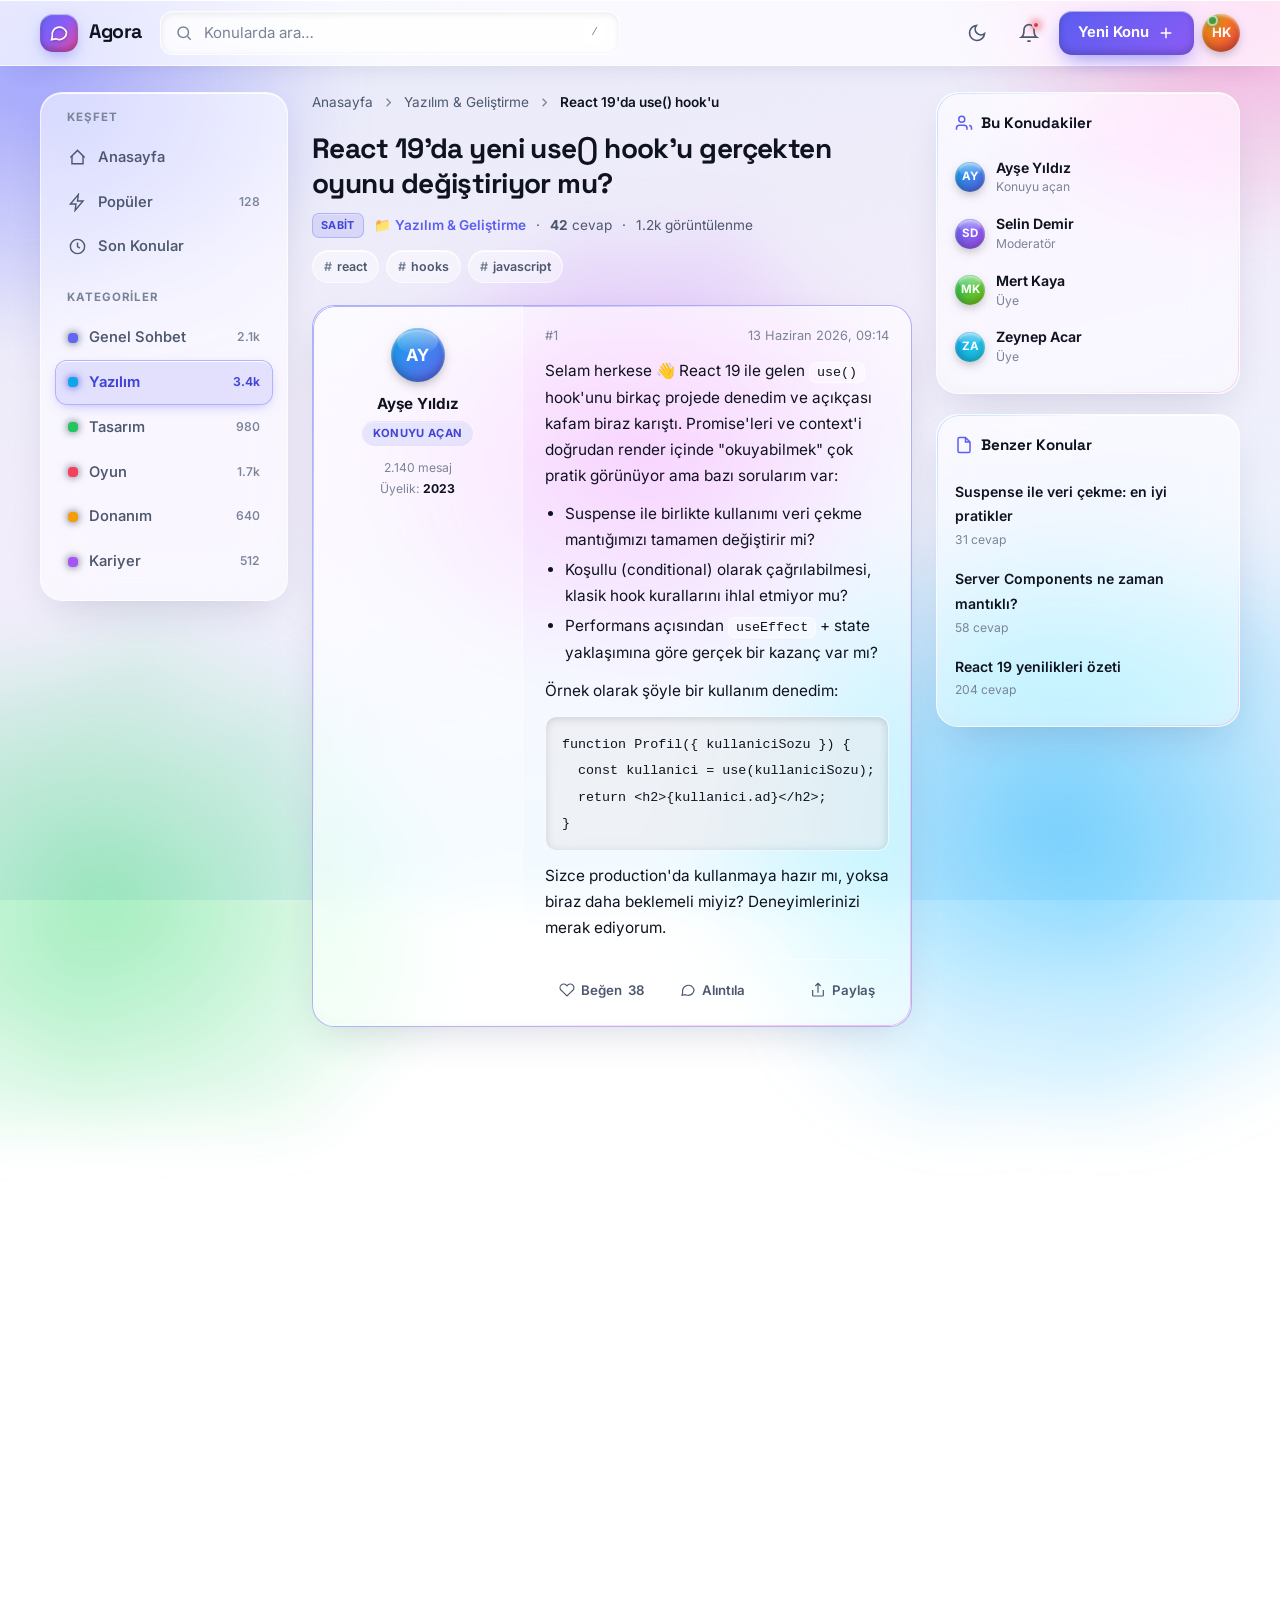
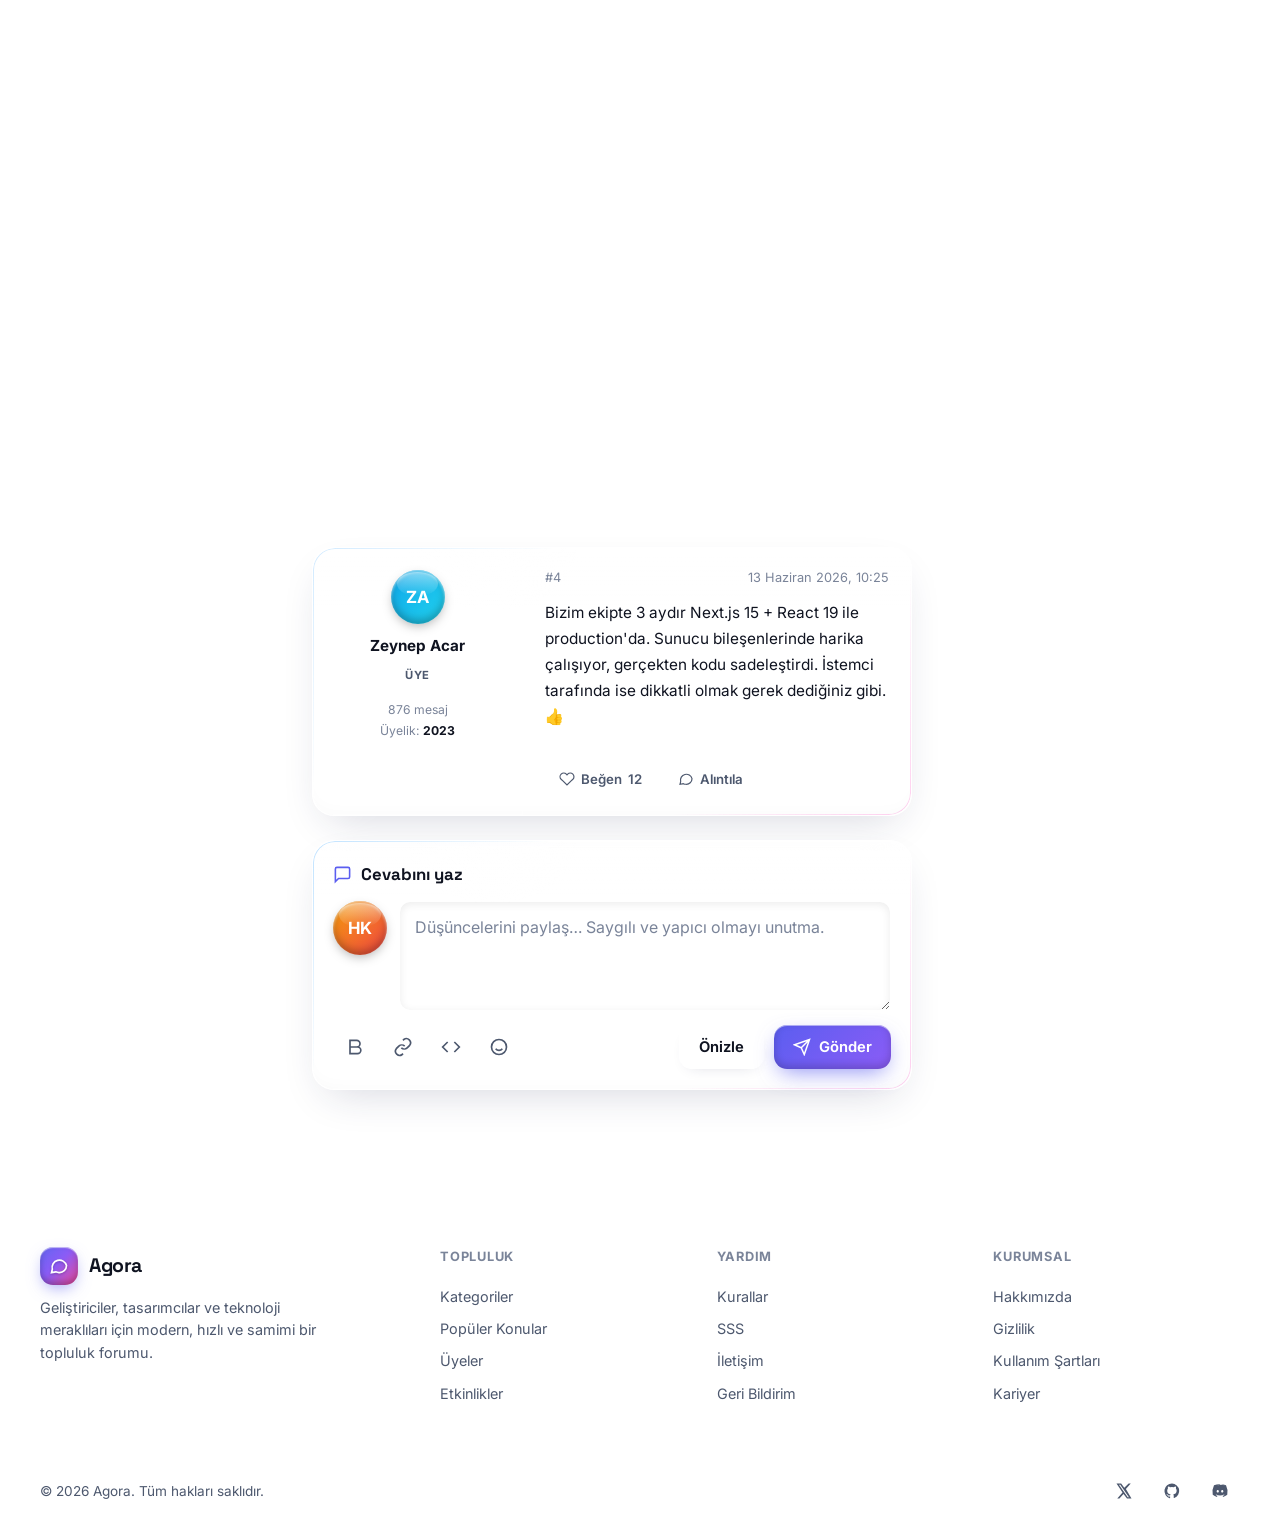
<file: topic.html>
<!DOCTYPE html>
<html lang="tr" data-theme="light">
<head>
  <meta charset="UTF-8" />
  <meta name="viewport" content="width=device-width, initial-scale=1.0" />
  <title>React 19'da use() hook'u — Agora</title>
  <meta name="description" content="React 19'da yeni use() hook'u tartışması ve cevaplar." />
  <link rel="preconnect" href="https://fonts.googleapis.com" />
  <link rel="preconnect" href="https://fonts.gstatic.com" crossorigin />
  <link href="https://fonts.googleapis.com/css2?family=Inter:wght@400;500;600;700;800&family=Space+Grotesk:wght@500;600;700&display=swap" rel="stylesheet" />
  <link rel="stylesheet" href="css/style.css" />
  <link rel="icon" href="data:image/svg+xml,<svg xmlns='http://www.w3.org/2000/svg' viewBox='0 0 100 100'><text y='.9em' font-size='90'>💬</text></svg>" />
</head>
<body>

  <!-- Liquid Glass: arka plandaki ışık kürelerini sıvılaştıran SVG filtresi -->
  <svg class="lg-defs" aria-hidden="true" focusable="false">
    <filter id="lg-distortion" x="-20%" y="-20%" width="140%" height="140%" color-interpolation-filters="sRGB">
      <feTurbulence type="fractalNoise" baseFrequency="0.008 0.011" numOctaves="2" seed="7" result="noise"/>
      <feDisplacementMap in="SourceGraphic" in2="noise" scale="70" xChannelSelector="R" yChannelSelector="G"/>
    </filter>
  </svg>

  <!-- ===================== BAŞLIK ===================== -->
  <header class="site-header">
    <div class="container">
      <button class="icon-btn menu-toggle" data-menu-toggle aria-label="Menüyü aç">
        <svg viewBox="0 0 24 24" fill="none" stroke="currentColor" stroke-width="2"><path d="M3 6h18M3 12h18M3 18h18"/></svg>
      </button>
      <a href="index.html" class="brand">
        <span class="logo"><svg viewBox="0 0 24 24" fill="none" stroke="currentColor" stroke-width="2"><path d="M21 11.5a8.4 8.4 0 0 1-9 8.4 9 9 0 0 1-3.9-.9L3 20l1-4.1A8.4 8.4 0 1 1 21 11.5z"/></svg></span>
        Agora
      </a>
      <label class="search">
        <svg viewBox="0 0 24 24" fill="none" stroke="currentColor" stroke-width="2"><circle cx="11" cy="11" r="7"/><path d="m21 21-4.3-4.3"/></svg>
        <input type="search" placeholder="Konularda ara…" />
        <kbd>/</kbd>
      </label>
      <div class="header-actions">
        <button class="icon-btn" data-theme-toggle aria-label="Temayı değiştir">
          <svg class="i-sun hidden" viewBox="0 0 24 24" fill="none" stroke="currentColor" stroke-width="2"><circle cx="12" cy="12" r="4"/><path d="M12 2v2m0 16v2M4.9 4.9l1.4 1.4m11.4 11.4 1.4 1.4M2 12h2m16 0h2M4.9 19.1l1.4-1.4M17.7 6.3l1.4-1.4"/></svg>
          <svg class="i-moon" viewBox="0 0 24 24" fill="none" stroke="currentColor" stroke-width="2"><path d="M21 12.8A9 9 0 1 1 11.2 3a7 7 0 0 0 9.8 9.8z"/></svg>
        </button>
        <button class="icon-btn" aria-label="Bildirimler">
          <svg viewBox="0 0 24 24" fill="none" stroke="currentColor" stroke-width="2"><path d="M18 8a6 6 0 1 0-12 0c0 7-3 9-3 9h18s-3-2-3-9"/><path d="M13.7 21a2 2 0 0 1-3.4 0"/></svg>
          <span class="dot"></span>
        </button>
        <a href="#" class="btn btn-primary"><span class="label-hide">Yeni Konu</span>
          <svg viewBox="0 0 24 24" fill="none" stroke="currentColor" stroke-width="2"><path d="M12 5v14M5 12h14"/></svg>
        </a>
        <div class="avatar presence" style="background:linear-gradient(135deg,#f59e0b,#ef4444)">HK</div>
      </div>
    </div>
  </header>

  <!-- ===================== GÖVDE ===================== -->
  <div class="container">
    <div class="layout">

      <!-- ----- SOL KENAR ÇUBUĞU ----- -->
      <aside class="sidebar">
        <nav class="nav-group">
          <h4>Keşfet</h4>
          <a href="index.html" class="nav-link"><svg viewBox="0 0 24 24" fill="none" stroke="currentColor" stroke-width="1.8"><path d="M3 12 12 3l9 9"/><path d="M5 10v10h14V10"/></svg> Anasayfa</a>
          <a href="#" class="nav-link"><svg viewBox="0 0 24 24" fill="none" stroke="currentColor" stroke-width="1.8"><path d="M13 2 3 14h7l-1 8 10-12h-7z"/></svg> Popüler <span class="count">128</span></a>
          <a href="#" class="nav-link"><svg viewBox="0 0 24 24" fill="none" stroke="currentColor" stroke-width="1.8"><circle cx="12" cy="12" r="9"/><path d="M12 7v5l3 2"/></svg> Son Konular</a>
        </nav>
        <nav class="nav-group">
          <h4>Kategoriler</h4>
          <a href="category.html" class="nav-link"><span class="cat-dot" style="background:#6366f1"></span> Genel Sohbet <span class="count">2.1k</span></a>
          <a href="category.html" class="nav-link active"><span class="cat-dot" style="background:#0ea5e9"></span> Yazılım <span class="count">3.4k</span></a>
          <a href="category.html" class="nav-link"><span class="cat-dot" style="background:#22c55e"></span> Tasarım <span class="count">980</span></a>
          <a href="category.html" class="nav-link"><span class="cat-dot" style="background:#f43f5e"></span> Oyun <span class="count">1.7k</span></a>
          <a href="category.html" class="nav-link"><span class="cat-dot" style="background:#f59e0b"></span> Donanım <span class="count">640</span></a>
          <a href="category.html" class="nav-link"><span class="cat-dot" style="background:#a855f7"></span> Kariyer <span class="count">512</span></a>
        </nav>
      </aside>

      <!-- ----- ANA İÇERİK ----- -->
      <main class="main">

        <nav class="breadcrumb" aria-label="İçerik haritası">
          <a href="index.html">Anasayfa</a>
          <svg viewBox="0 0 24 24" fill="none" stroke="currentColor" stroke-width="2"><path d="m9 18 6-6-6-6"/></svg>
          <a href="category.html">Yazılım & Geliştirme</a>
          <svg viewBox="0 0 24 24" fill="none" stroke="currentColor" stroke-width="2"><path d="m9 18 6-6-6-6"/></svg>
          <span class="here">React 19'da use() hook'u</span>
        </nav>

        <header class="topic-header">
          <h1>React 19'da yeni use() hook'u gerçekten oyunu değiştiriyor mu?</h1>
          <div class="th-meta">
            <span class="badge pin">Sabit</span>
            <span>📁 <a href="category.html" style="color:var(--primary);font-weight:600">Yazılım & Geliştirme</a></span>
            <span class="dot-sep">·</span>
            <span><b data-reply-count>42</b> cevap</span>
            <span class="dot-sep">·</span>
            <span>1.2k görüntülenme</span>
          </div>
          <div class="th-tags">
            <a href="#" class="tag"><span class="hash">#</span>react</a>
            <a href="#" class="tag"><span class="hash">#</span>hooks</a>
            <a href="#" class="tag"><span class="hash">#</span>javascript</a>
          </div>
        </header>

        <div data-thread>

          <!-- İLK MESAJ (OP) -->
          <article class="post op">
            <div class="post-side">
              <div class="avatar lg" style="background:linear-gradient(135deg,#0ea5e9,#6366f1)">AY</div>
              <div class="pname">Ayşe Yıldız</div>
              <span class="prole op">Konuyu açan</span>
              <div class="pstats">2.140 mesaj<br>Üyelik: <b>2023</b></div>
            </div>
            <div class="post-body">
              <div class="post-top">
                <span>#1</span>
                <span class="when">13 Haziran 2026, 09:14</span>
              </div>
              <div class="prose">
                <p>Selam herkese 👋 React 19 ile gelen <code>use()</code> hook'unu birkaç projede denedim ve açıkçası kafam biraz karıştı. Promise'leri ve context'i doğrudan render içinde "okuyabilmek" çok pratik görünüyor ama bazı sorularım var:</p>
                <ul>
                  <li>Suspense ile birlikte kullanımı veri çekme mantığımızı tamamen değiştirir mi?</li>
                  <li>Koşullu (conditional) olarak çağrılabilmesi, klasik hook kurallarını ihlal etmiyor mu?</li>
                  <li>Performans açısından <code>useEffect</code> + state yaklaşımına göre gerçek bir kazanç var mı?</li>
                </ul>
                <p>Örnek olarak şöyle bir kullanım denedim:</p>
                <pre><code>function Profil({ kullaniciSozu }) {
  const kullanici = use(kullaniciSozu);
  return &lt;h2&gt;{kullanici.ad}&lt;/h2&gt;;
}</code></pre>
                <p>Sizce production'da kullanmaya hazır mı, yoksa biraz daha beklemeli miyiz? Deneyimlerinizi merak ediyorum.</p>
              </div>
              <div class="post-actions">
                <button class="action-btn" data-like>
                  <svg class="i-heart" viewBox="0 0 24 24" fill="none" stroke="currentColor" stroke-width="1.8"><path d="M20.8 4.6a5.5 5.5 0 0 0-7.8 0L12 5.7l-1-1.1a5.5 5.5 0 0 0-7.8 7.8l1.1 1L12 21l7.7-7.6 1.1-1a5.5 5.5 0 0 0 0-7.8z"/></svg>
                  Beğen <span class="like-count">38</span>
                </button>
                <button class="action-btn">
                  <svg viewBox="0 0 24 24" fill="none" stroke="currentColor" stroke-width="1.8"><path d="M21 11.5a8.4 8.4 0 0 1-9 8.4 9 9 0 0 1-3.9-.9L3 20l1-4.1A8.4 8.4 0 1 1 21 11.5z"/></svg>
                  Alıntıla
                </button>
                <span class="spacer"></span>
                <button class="action-btn">
                  <svg viewBox="0 0 24 24" fill="none" stroke="currentColor" stroke-width="1.8"><path d="M4 12v8a1 1 0 0 0 1 1h14a1 1 0 0 0 1-1v-8"/><path d="M16 6l-4-4-4 4M12 2v14"/></svg>
                  Paylaş
                </button>
              </div>
            </div>
          </article>

          <!-- CEVAP 1 (en iyi cevap) -->
          <article class="post">
            <div class="post-side">
              <div class="avatar lg" style="background:linear-gradient(135deg,#6366f1,#a855f7)">SD</div>
              <div class="pname">Selin Demir</div>
              <span class="prole mod">Moderatör</span>
              <div class="pstats">5.980 mesaj<br>Üyelik: <b>2022</b></div>
            </div>
            <div class="post-body">
              <div class="post-top">
                <span>#2</span>
                <span class="badge solved">En iyi cevap</span>
                <span class="when">13 Haziran 2026, 09:41</span>
              </div>
              <div class="prose">
                <p>Güzel sorular! Sırayla gideyim:</p>
                <blockquote>Koşullu olarak çağrılabilmesi hook kurallarını ihlal etmiyor mu?</blockquote>
                <p>Hayır, çünkü <code>use()</code> kasıtlı olarak diğer hook'lardan farklı tasarlandı. <code>if</code> bloğu veya döngü içinde çağrılabilir — React ekibi bunu özellikle istisna yaptı. Yani "hook" deniyor ama kuralları aynı değil.</p>
                <p>Performans tarafında ise asıl kazanç <strong>kodun sadeleşmesi</strong>. <code>useEffect</code> + <code>useState</code> + yükleniyor/hata state'leri yerine Suspense sınırına bırakıyorsun. Render sayısı genelde azalıyor ama "sihirli hızlanma" beklemeyin.</p>
                <p>Production için: veri çekmeyi bir framework (Next.js gibi) yönetiyorsa rahatça kullanılabilir. Ham promise'leri elle <code>use()</code>'a verirken referans kararlılığına dikkat edin, yoksa sonsuz döngüye girebilirsiniz.</p>
              </div>
              <div class="post-actions">
                <button class="action-btn liked" data-like>
                  <svg class="i-heart" viewBox="0 0 24 24" fill="currentColor" stroke="currentColor" stroke-width="1.8"><path d="M20.8 4.6a5.5 5.5 0 0 0-7.8 0L12 5.7l-1-1.1a5.5 5.5 0 0 0-7.8 7.8l1.1 1L12 21l7.7-7.6 1.1-1a5.5 5.5 0 0 0 0-7.8z"/></svg>
                  Beğen <span class="like-count">64</span>
                </button>
                <button class="action-btn">
                  <svg viewBox="0 0 24 24" fill="none" stroke="currentColor" stroke-width="1.8"><path d="M21 11.5a8.4 8.4 0 0 1-9 8.4 9 9 0 0 1-3.9-.9L3 20l1-4.1A8.4 8.4 0 1 1 21 11.5z"/></svg>
                  Alıntıla
                </button>
              </div>
            </div>
          </article>

          <!-- CEVAP 2 -->
          <article class="post">
            <div class="post-side">
              <div class="avatar lg" style="background:linear-gradient(135deg,#22c55e,#84cc16)">MK</div>
              <div class="pname">Mert Kaya</div>
              <span class="prole member">Üye</span>
              <div class="pstats">412 mesaj<br>Üyelik: <b>2024</b></div>
            </div>
            <div class="post-body">
              <div class="post-top">
                <span>#3</span>
                <span class="when">13 Haziran 2026, 10:02</span>
              </div>
              <div class="prose">
                <p>Selin'in dediklerine ek olarak: ham promise'i bileşen içinde <em>oluşturup</em> <code>use()</code>'a verirseniz her render'da yeni promise üretilir. Promise'i bileşenin dışında veya bir cache katmanında tutmak şart.</p>
                <p>Bende stabilleşene kadar şöyle bir kuralım var: <code>use()</code> sadece yukarıdan gelen, sabit referanslı promise'lerle. Geri kalanı eski yöntemle hallediyorum.</p>
              </div>
              <div class="post-actions">
                <button class="action-btn" data-like>
                  <svg class="i-heart" viewBox="0 0 24 24" fill="none" stroke="currentColor" stroke-width="1.8"><path d="M20.8 4.6a5.5 5.5 0 0 0-7.8 0L12 5.7l-1-1.1a5.5 5.5 0 0 0-7.8 7.8l1.1 1L12 21l7.7-7.6 1.1-1a5.5 5.5 0 0 0 0-7.8z"/></svg>
                  Beğen <span class="like-count">21</span>
                </button>
                <button class="action-btn">
                  <svg viewBox="0 0 24 24" fill="none" stroke="currentColor" stroke-width="1.8"><path d="M21 11.5a8.4 8.4 0 0 1-9 8.4 9 9 0 0 1-3.9-.9L3 20l1-4.1A8.4 8.4 0 1 1 21 11.5z"/></svg>
                  Alıntıla
                </button>
              </div>
            </div>
          </article>

          <!-- CEVAP 3 -->
          <article class="post">
            <div class="post-side">
              <div class="avatar lg" style="background:linear-gradient(135deg,#0ea5e9,#22d3ee)">ZA</div>
              <div class="pname">Zeynep Acar</div>
              <span class="prole member">Üye</span>
              <div class="pstats">876 mesaj<br>Üyelik: <b>2023</b></div>
            </div>
            <div class="post-body">
              <div class="post-top">
                <span>#4</span>
                <span class="when">13 Haziran 2026, 10:25</span>
              </div>
              <div class="prose">
                <p>Bizim ekipte 3 aydır Next.js 15 + React 19 ile production'da. Sunucu bileşenlerinde harika çalışıyor, gerçekten kodu sadeleştirdi. İstemci tarafında ise dikkatli olmak gerek dediğiniz gibi. 👍</p>
              </div>
              <div class="post-actions">
                <button class="action-btn" data-like>
                  <svg class="i-heart" viewBox="0 0 24 24" fill="none" stroke="currentColor" stroke-width="1.8"><path d="M20.8 4.6a5.5 5.5 0 0 0-7.8 0L12 5.7l-1-1.1a5.5 5.5 0 0 0-7.8 7.8l1.1 1L12 21l7.7-7.6 1.1-1a5.5 5.5 0 0 0 0-7.8z"/></svg>
                  Beğen <span class="like-count">12</span>
                </button>
                <button class="action-btn">
                  <svg viewBox="0 0 24 24" fill="none" stroke="currentColor" stroke-width="1.8"><path d="M21 11.5a8.4 8.4 0 0 1-9 8.4 9 9 0 0 1-3.9-.9L3 20l1-4.1A8.4 8.4 0 1 1 21 11.5z"/></svg>
                  Alıntıla
                </button>
              </div>
            </div>
          </article>

        </div>

        <!-- CEVAP YAZMA -->
        <section class="reply-box">
          <h3>
            <svg viewBox="0 0 24 24" fill="none" stroke="currentColor" stroke-width="2"><path d="M21 15a2 2 0 0 1-2 2H7l-4 4V5a2 2 0 0 1 2-2h14a2 2 0 0 1 2 2z"/></svg>
            Cevabını yaz
          </h3>
          <form data-reply-form>
            <div class="composer">
              <div class="avatar lg" style="background:linear-gradient(135deg,#f59e0b,#ef4444)">HK</div>
              <textarea placeholder="Düşüncelerini paylaş… Saygılı ve yapıcı olmayı unutma."></textarea>
            </div>
            <div class="reply-actions">
              <div class="toolbar-icons">
                <button type="button" class="icon-btn" aria-label="Kalın"><svg viewBox="0 0 24 24" fill="none" stroke="currentColor" stroke-width="2"><path d="M6 4h8a4 4 0 0 1 0 8H6zM6 12h9a4 4 0 0 1 0 8H6z"/></svg></button>
                <button type="button" class="icon-btn" aria-label="Bağlantı"><svg viewBox="0 0 24 24" fill="none" stroke="currentColor" stroke-width="2"><path d="M10 13a5 5 0 0 0 7 0l3-3a5 5 0 0 0-7-7l-1 1"/><path d="M14 11a5 5 0 0 0-7 0l-3 3a5 5 0 0 0 7 7l1-1"/></svg></button>
                <button type="button" class="icon-btn" aria-label="Kod"><svg viewBox="0 0 24 24" fill="none" stroke="currentColor" stroke-width="2"><path d="m16 18 6-6-6-6M8 6l-6 6 6 6"/></svg></button>
                <button type="button" class="icon-btn" aria-label="Emoji"><svg viewBox="0 0 24 24" fill="none" stroke="currentColor" stroke-width="2"><circle cx="12" cy="12" r="9"/><path d="M8 14s1.5 2 4 2 4-2 4-2M9 9h.01M15 9h.01"/></svg></button>
              </div>
              <span class="spacer"></span>
              <button type="button" class="btn btn-ghost">Önizle</button>
              <button type="submit" class="btn btn-primary">
                <svg viewBox="0 0 24 24" fill="none" stroke="currentColor" stroke-width="2"><path d="M22 2 11 13M22 2l-7 20-4-9-9-4z"/></svg>
                Gönder
              </button>
            </div>
          </form>
        </section>

      </main>

      <!-- ----- SAĞ KENAR ÇUBUĞU ----- -->
      <aside class="aside">
        <div class="card card-pad">
          <h3 class="card-title">
            <svg viewBox="0 0 24 24" fill="none" stroke="currentColor" stroke-width="2"><path d="M16 21v-2a4 4 0 0 0-4-4H6a4 4 0 0 0-4 4v2"/><circle cx="9" cy="7" r="4"/><path d="M22 21v-2a4 4 0 0 0-3-3.9"/></svg>
            Bu Konudakiler
          </h3>
          <div class="contributor"><span class="avatar sm" style="background:linear-gradient(135deg,#0ea5e9,#6366f1)">AY</span><div class="meta"><div class="name">Ayşe Yıldız</div><div class="pts">Konuyu açan</div></div></div>
          <div class="contributor"><span class="avatar sm" style="background:linear-gradient(135deg,#6366f1,#a855f7)">SD</span><div class="meta"><div class="name">Selin Demir</div><div class="pts">Moderatör</div></div></div>
          <div class="contributor"><span class="avatar sm" style="background:linear-gradient(135deg,#22c55e,#84cc16)">MK</span><div class="meta"><div class="name">Mert Kaya</div><div class="pts">Üye</div></div></div>
          <div class="contributor"><span class="avatar sm" style="background:linear-gradient(135deg,#0ea5e9,#22d3ee)">ZA</span><div class="meta"><div class="name">Zeynep Acar</div><div class="pts">Üye</div></div></div>
        </div>

        <div class="card card-pad">
          <h3 class="card-title">
            <svg viewBox="0 0 24 24" fill="none" stroke="currentColor" stroke-width="2"><path d="M14 2H6a2 2 0 0 0-2 2v16a2 2 0 0 0 2 2h12a2 2 0 0 0 2-2V8z"/><path d="M14 2v6h6"/></svg>
            Benzer Konular
          </h3>
          <ul>
            <li style="padding:8px 0;border-bottom:1px solid var(--border)"><a href="topic.html" style="font-size:.88rem;font-weight:600;line-height:1.4">Suspense ile veri çekme: en iyi pratikler</a><div class="faint" style="font-size:.76rem;margin-top:3px">31 cevap</div></li>
            <li style="padding:8px 0;border-bottom:1px solid var(--border)"><a href="topic.html" style="font-size:.88rem;font-weight:600;line-height:1.4">Server Components ne zaman mantıklı?</a><div class="faint" style="font-size:.76rem;margin-top:3px">58 cevap</div></li>
            <li style="padding:8px 0"><a href="topic.html" style="font-size:.88rem;font-weight:600;line-height:1.4">React 19 yenilikleri özeti</a><div class="faint" style="font-size:.76rem;margin-top:3px">204 cevap</div></li>
          </ul>
        </div>
      </aside>

    </div>
  </div>

  <!-- ===================== ALTBİLGİ ===================== -->
  <footer class="site-footer">
    <div class="container">
      <div class="footer-grid">
        <div class="about">
          <a href="index.html" class="brand">
            <span class="logo"><svg viewBox="0 0 24 24" fill="none" stroke="currentColor" stroke-width="2"><path d="M21 11.5a8.4 8.4 0 0 1-9 8.4 9 9 0 0 1-3.9-.9L3 20l1-4.1A8.4 8.4 0 1 1 21 11.5z"/></svg></span>
            Agora
          </a>
          <p>Geliştiriciler, tasarımcılar ve teknoloji meraklıları için modern, hızlı ve samimi bir topluluk forumu.</p>
        </div>
        <div class="footer-col"><h5>Topluluk</h5><a href="#">Kategoriler</a><a href="#">Popüler Konular</a><a href="#">Üyeler</a><a href="#">Etkinlikler</a></div>
        <div class="footer-col"><h5>Yardım</h5><a href="#">Kurallar</a><a href="#">SSS</a><a href="#">İletişim</a><a href="#">Geri Bildirim</a></div>
        <div class="footer-col"><h5>Kurumsal</h5><a href="#">Hakkımızda</a><a href="#">Gizlilik</a><a href="#">Kullanım Şartları</a><a href="#">Kariyer</a></div>
      </div>
      <div class="footer-bottom">
        <span class="muted">© <span data-year>2026</span> Agora. Tüm hakları saklıdır.</span>
        <div class="socials">
          <a href="#" aria-label="Twitter"><svg viewBox="0 0 24 24" fill="currentColor"><path d="M18.2 2H21l-6.5 7.4L22 22h-6l-4.7-6.1L5.9 22H3l7-8L2 2h6.2l4.2 5.6zM17 20.2h1.6L7 3.7H5.3z"/></svg></a>
          <a href="#" aria-label="GitHub"><svg viewBox="0 0 24 24" fill="currentColor"><path d="M12 2a10 10 0 0 0-3.2 19.5c.5.1.7-.2.7-.5v-1.7c-2.8.6-3.4-1.3-3.4-1.3-.5-1.2-1.1-1.5-1.1-1.5-.9-.6.1-.6.1-.6 1 .1 1.5 1 1.5 1 .9 1.6 2.4 1.1 3 .9.1-.7.4-1.1.6-1.4-2.2-.2-4.6-1.1-4.6-5 0-1.1.4-2 1-2.7 0-.3-.4-1.3.1-2.7 0 0 .8-.3 2.7 1a9.4 9.4 0 0 1 5 0c1.9-1.3 2.7-1 2.7-1 .5 1.4.2 2.4.1 2.7.6.7 1 1.6 1 2.7 0 3.9-2.4 4.8-4.6 5 .4.3.7.9.7 1.8v2.7c0 .3.2.6.7.5A10 10 0 0 0 12 2z"/></svg></a>
          <a href="#" aria-label="Discord"><svg viewBox="0 0 24 24" fill="currentColor"><path d="M20 4.4A19 19 0 0 0 15.3 3l-.2.5a14 14 0 0 1 4 1.3 13 13 0 0 0-11 0 14 14 0 0 1 4-1.3L11.9 3A19 19 0 0 0 4 4.4 19.6 19.6 0 0 0 2.3 17 19 19 0 0 0 8 20l.6-1.6c-.9-.3-1.7-.7-2.4-1.2l.6-.4a13 13 0 0 0 10.6 0l.6.4c-.7.5-1.5.9-2.4 1.2L16 20a19 19 0 0 0 5.7-3A19.4 19.4 0 0 0 20 4.4zM9 14c-.8 0-1.5-.8-1.5-1.7S8.2 10.6 9 10.6s1.5.8 1.5 1.7S9.8 14 9 14zm6 0c-.8 0-1.5-.8-1.5-1.7s.7-1.7 1.5-1.7 1.5.8 1.5 1.7S15.8 14 15 14z"/></svg></a>
        </div>
      </div>
    </div>
  </footer>

  <script src="js/app.js"></script>
</body>
</html>
</file>
<file: css/style.css>
/* ==========================================================================
   Agora — Liquid Glass sürümü
   "Building glass for the web" felsefesi: canlı akışkan arka plan üzerinde
   yüzen buzlu cam paneller, speküler kenar parlaması, kromatik kenar saçağı,
   imleci takip eden ışık ve yay (spring) hareketleri.
   ========================================================================== */

/* ----- Tema değişkenleri --------------------------------------------------- */
:root {
  /* yüzey & metin */
  --text: #0f1320;
  --text-muted: #4d586e;
  --text-faint: #7a8499;

  --primary: #5b5ef0;
  --primary-ink: #4244d6;
  --primary-soft: rgba(91, 94, 240, .14);
  --primary-contrast: #ffffff;

  --success: #15a34a;
  --warning: #d97706;
  --danger: #e0344b;

  --grad: linear-gradient(135deg, #6366f1 0%, #8b5cf6 45%, #ec4899 100%);

  /* arka plan dünyası (camın arkasında akan renkler) */
  --bg-base: linear-gradient(165deg, #e8ecfb 0%, #f3eefb 45%, #e6f7ff 100%);
  --orb-1: rgba(99, 102, 241, .55);
  --orb-2: rgba(236, 72, 153, .42);
  --orb-3: rgba(14, 165, 233, .50);
  --orb-4: rgba(34, 197, 94, .38);
  --orb-5: rgba(168, 85, 247, .45);

  /* CAM reçetesi */
  --glass-bg: rgba(255, 255, 255, .55);
  --glass-bg-strong: rgba(255, 255, 255, .70);
  --glass-stroke: rgba(255, 255, 255, .65);
  --glass-hi: rgba(255, 255, 255, .95);     /* speküler üst parıltı */
  --glass-shadow: rgba(28, 35, 80, .20);
  --glass-inner-dark: rgba(20, 25, 60, .05);
  --field-bg: rgba(255, 255, 255, .42);
  --blur: 22px;

  /* kromatik kenar saçağı */
  --fringe-a: rgba(90, 180, 255, .55);
  --fringe-b: rgba(255, 120, 210, .50);

  /* ölçüler & hareket */
  --radius: 16px;
  --radius-sm: 11px;
  --radius-lg: 22px;
  --radius-xl: 30px;
  --spring: cubic-bezier(.34, 1.56, .64, 1);
  --ease: cubic-bezier(.4, 0, .2, 1);
  /* yumuşak yavaşlama: kayan paneller ve örtüler için (aşma yapmaz → stabil) */
  --ease-out: cubic-bezier(.22, .61, .36, 1);

  --header-h: 66px;
  --maxw: 1240px;
  --font: "Inter", system-ui, -apple-system, "Segoe UI", Roboto, "Helvetica Neue", Arial, sans-serif;
  /* geniş geometrik grotesk: başlıklara "premium ajans" hissi verir */
  --font-display: "Space Grotesk", "Inter", system-ui, sans-serif;
}

[data-theme="dark"] {
  --text: #eef1f8;
  --text-muted: #a7afc2;
  --text-faint: #6f7991;

  --primary: #8b8dff;
  --primary-ink: #aaacff;
  --primary-soft: rgba(139, 141, 255, .16);

  --grad: linear-gradient(135deg, #7c80ff 0%, #a855f7 45%, #f472b6 100%);

  --bg-base: radial-gradient(120% 120% at 50% 0%, #0c1024 0%, #06070f 55%, #04040a 100%);
  --orb-1: rgba(124, 108, 255, .55);
  --orb-2: rgba(255, 70, 160, .40);
  --orb-3: rgba(40, 200, 255, .45);
  --orb-4: rgba(40, 230, 160, .34);
  --orb-5: rgba(180, 90, 255, .48);

  --glass-bg: rgba(255, 255, 255, .07);
  --glass-bg-strong: rgba(255, 255, 255, .11);
  --glass-stroke: rgba(255, 255, 255, .16);
  --glass-hi: rgba(255, 255, 255, .50);
  --glass-shadow: rgba(0, 0, 0, .55);
  --glass-inner-dark: rgba(0, 0, 0, .25);
  --field-bg: rgba(255, 255, 255, .06);
  --blur: 24px;

  --fringe-a: rgba(120, 200, 255, .50);
  --fringe-b: rgba(255, 130, 220, .42);
}

/* ----- Animasyonlu özel değişkenler --------------------------------------- */
/* @property sayesinde imleç ışığının --mx/--my değerleri kademeli interpole
   olur; böylece sheen zıplamak yerine pürüzsüzce kayar. Desteklemeyen
   tarayıcılarda eski (anlık) davranışa zararsızca düşer. */
@property --mx { syntax: "<percentage>"; inherits: false; initial-value: 30%; }
@property --my { syntax: "<percentage>"; inherits: false; initial-value: 0%; }

/* ----- Tema geçişi --------------------------------------------------------- */
/* Tema düğmesine basıldığında JS bu sınıfı kısa süreliğine ekler; renk/arka
   plan/kenarlık geçişleri yumuşar. Sınıf sadece tıklamada eklendiği için ilk
   yüklemede sıçrama (flash) olmaz. */
html.theme-anim,
html.theme-anim *,
html.theme-anim *::before,
html.theme-anim *::after {
  transition-property: background-color, color, border-color, fill, stroke, box-shadow, opacity !important;
  transition-duration: .45s !important;
  transition-timing-function: var(--ease) !important;
}

/* ----- Sıfırlama ----------------------------------------------------------- */
*, *::before, *::after { box-sizing: border-box; }
* { margin: 0; }
html { scroll-behavior: smooth; }

body {
  font-family: var(--font);
  color: var(--text);
  line-height: 1.55;
  background: var(--bg-base);
  background-attachment: fixed;
  min-height: 100vh;
  -webkit-font-smoothing: antialiased;
  text-rendering: optimizeLegibility;
  transition: color .3s var(--ease);
  overflow-x: hidden;
}

/* akışkan arka plan: süzülen renk küreleri (camın blur'ü bunları kırar) */
body::before {
  content: "";
  position: fixed;
  inset: -25%;
  z-index: -2;
  background:
    radial-gradient(28% 34% at 18% 22%, var(--orb-1), transparent 60%),
    radial-gradient(26% 30% at 82% 16%, var(--orb-2), transparent 60%),
    radial-gradient(32% 40% at 72% 78%, var(--orb-3), transparent 62%),
    radial-gradient(30% 36% at 22% 84%, var(--orb-4), transparent 62%),
    radial-gradient(24% 30% at 50% 50%, var(--orb-5), transparent 60%);
  filter: url(#lg-distortion) blur(28px) saturate(125%);
  animation: orbDrift 26s ease-in-out infinite alternate;
  will-change: transform;
}
/* ince film greni — camın "fiziksel" hissi için */
body::after {
  content: "";
  position: fixed;
  inset: 0;
  z-index: -1;
  pointer-events: none;
  opacity: .035;
  background-image: url("data:image/svg+xml,%3Csvg xmlns='http://www.w3.org/2000/svg' width='160' height='160'%3E%3Cfilter id='n'%3E%3CfeTurbulence type='fractalNoise' baseFrequency='.9' numOctaves='2'/%3E%3C/filter%3E%3Crect width='100%25' height='100%25' filter='url(%23n)'/%3E%3C/svg%3E");
}
[data-theme="dark"] body::after { opacity: .06; }

@keyframes orbDrift {
  0%   { transform: translate3d(0, 0, 0) scale(1) rotate(0deg); }
  50%  { transform: translate3d(2%, -3%, 0) scale(1.08) rotate(4deg); }
  100% { transform: translate3d(-2%, 2%, 0) scale(1.04) rotate(-3deg); }
}

/* başlıklar geniş geometrik grotesk ile — gövde metni Inter kalır */
h1, h2, h3, .brand, .num, .hero h1, .cat-hero h1, .topic-header h1, .section-head h2 {
  font-family: var(--font-display);
}

a { color: inherit; text-decoration: none; }
img, svg { display: block; }
button { font-family: inherit; cursor: pointer; border: none; background: none; color: inherit; }
input, textarea, select { font-family: inherit; font-size: inherit; }
ul { list-style: none; padding: 0; }
::selection { background: var(--primary); color: #fff; }

* { scrollbar-width: thin; scrollbar-color: var(--glass-stroke) transparent; }
*::-webkit-scrollbar { width: 11px; height: 11px; }
*::-webkit-scrollbar-thumb {
  background: var(--glass-stroke); border-radius: 99px;
  border: 3px solid transparent; background-clip: content-box;
}

/* gizli SVG filtre tanımları kabı */
.lg-defs { position: absolute; width: 0; height: 0; overflow: hidden; pointer-events: none; }

/* ----- Yardımcı sınıflar --------------------------------------------------- */
.container { width: 100%; max-width: var(--maxw); margin-inline: auto; padding-inline: 20px; }
.muted { color: var(--text-muted); }
.faint { color: var(--text-faint); }
.hidden { display: none !important; }
.gradient-text {
  background: var(--grad);
  -webkit-background-clip: text; background-clip: text;
  -webkit-text-fill-color: transparent; color: transparent;
}

/* ==========================================================================
   CAM TEMELİ — tüm büyük paneller
   ========================================================================== */
.glass,
.card, .cat-card, .stat, .topic-list, .post, .reply-box, .hero, .cat-hero {
  position: relative;
  isolation: isolate;
  background: var(--glass-bg);
  -webkit-backdrop-filter: blur(var(--blur)) saturate(185%);
  backdrop-filter: blur(var(--blur)) saturate(185%);
  border: 1px solid var(--glass-stroke);
  border-radius: var(--radius-lg);
  box-shadow:
    inset 0 1px 0 var(--glass-hi),
    inset 0 0 0 1px rgba(255, 255, 255, .04),
    inset 0 -10px 24px -18px var(--glass-inner-dark),
    0 16px 44px -16px var(--glass-shadow);
}

/* speküler parıltı + imleci takip eden ışık (üst katman) */
.card::before, .cat-card::before, .stat::before, .topic-list::before,
.post::before, .reply-box::before, .hero::before, .cat-hero::before {
  content: "";
  position: absolute; inset: 0;
  border-radius: inherit;
  pointer-events: none;
  z-index: 0;
  background:
    radial-gradient(120px 90px at var(--mx, 30%) var(--my, 0%),
      rgba(255, 255, 255, .35), transparent 70%),
    linear-gradient(180deg, rgba(255, 255, 255, .28) 0%, transparent 22%);
  opacity: .8;
  transition: opacity .4s var(--ease),
              --mx .18s var(--ease-out), --my .18s var(--ease-out);
}
[data-theme="dark"] .card::before, [data-theme="dark"] .cat-card::before,
[data-theme="dark"] .stat::before, [data-theme="dark"] .post::before,
[data-theme="dark"] .hero::before, [data-theme="dark"] .cat-hero::before,
[data-theme="dark"] .reply-box::before, [data-theme="dark"] .topic-list::before {
  background:
    radial-gradient(140px 100px at var(--mx, 30%) var(--my, 0%),
      rgba(255, 255, 255, .18), transparent 70%),
    linear-gradient(180deg, rgba(255, 255, 255, .12) 0%, transparent 26%);
}

/* kromatik kenar saçağı (cyan → magenta hat) */
.card::after, .cat-card::after, .stat::after, .topic-list::after,
.post::after, .reply-box::after, .hero::after, .cat-hero::after {
  content: "";
  position: absolute; inset: 0;
  border-radius: inherit;
  padding: 1px;
  pointer-events: none;
  z-index: 1;
  background: linear-gradient(135deg,
    var(--fringe-a) 0%, transparent 28%, transparent 72%, var(--fringe-b) 100%);
  -webkit-mask: linear-gradient(#000 0 0) content-box, linear-gradient(#000 0 0);
  -webkit-mask-composite: xor;
          mask: linear-gradient(#000 0 0) content-box, linear-gradient(#000 0 0);
          mask-composite: exclude;
  opacity: .7;
}

/* panel içerikleri parıltının üstünde kalsın */
.card > *, .cat-card > *, .stat > *, .topic-list > *,
.post > *, .reply-box > *, .hero > *, .cat-hero > * { position: relative; z-index: 2; }

/* ==========================================================================
   Başlık (header)
   ========================================================================== */
.site-header {
  position: sticky; top: 0; z-index: 50;
  height: var(--header-h);
  background: var(--glass-bg-strong);
  -webkit-backdrop-filter: blur(26px) saturate(190%);
  backdrop-filter: blur(26px) saturate(190%);
  border-bottom: 1px solid var(--glass-stroke);
  box-shadow: inset 0 1px 0 var(--glass-hi), 0 10px 30px -18px var(--glass-shadow);
}
.site-header .container { height: 100%; display: flex; align-items: center; gap: 18px; }

.brand { display: flex; align-items: center; gap: 11px; font-weight: 800; font-size: 1.22rem; letter-spacing: -.02em; }
.brand .logo {
  width: 38px; height: 38px; border-radius: 13px;
  background: var(--grad);
  display: grid; place-items: center; color: #fff;
  box-shadow:
    inset 0 1px 1px rgba(255, 255, 255, .6),
    inset 0 -3px 6px rgba(0, 0, 0, .25),
    0 6px 16px -4px rgba(99, 102, 241, .6);
}
.brand .logo svg { width: 20px; height: 20px; filter: drop-shadow(0 1px 1px rgba(0,0,0,.25)); }

/* arama (içe gömülü cam alan) */
.search {
  flex: 1; max-width: 460px;
  display: flex; align-items: center; gap: 9px;
  background: var(--field-bg);
  -webkit-backdrop-filter: blur(8px);
  backdrop-filter: blur(8px);
  border: 1px solid var(--glass-stroke);
  border-radius: 13px; padding: 0 14px; height: 44px;
  box-shadow: inset 0 2px 6px rgba(0, 0, 0, .07), inset 0 1px 0 var(--glass-hi);
  transition: border-color .2s var(--ease), box-shadow .2s var(--ease);
}
.search:focus-within {
  border-color: color-mix(in srgb, var(--primary) 60%, transparent);
  box-shadow: inset 0 2px 6px rgba(0,0,0,.07), 0 0 0 4px var(--primary-soft);
}
.search svg { width: 18px; height: 18px; color: var(--text-faint); flex-shrink: 0; }
.search input { flex: 1; border: none; background: none; outline: none; color: var(--text); font-size: .94rem; }
.search input::placeholder { color: var(--text-faint); }
.search kbd {
  font-size: .7rem; color: var(--text-faint);
  border: 1px solid var(--glass-stroke); border-radius: 6px;
  padding: 2px 6px; background: var(--field-bg);
}

.header-actions { display: flex; align-items: center; gap: 8px; margin-left: auto; }

.icon-btn {
  width: 44px; height: 44px; border-radius: 13px;
  display: grid; place-items: center; color: var(--text-muted);
  border: 1px solid transparent; position: relative;
  transition: background .2s var(--ease), color .2s var(--ease),
              border-color .2s var(--ease), transform .25s var(--spring);
}
.icon-btn:hover {
  background: var(--field-bg);
  -webkit-backdrop-filter: blur(8px); backdrop-filter: blur(8px);
  border-color: var(--glass-stroke); color: var(--text);
  transform: translateY(-1px);
  box-shadow: inset 0 1px 0 var(--glass-hi);
}
.icon-btn:active { transform: translateY(0) scale(.95); }
.icon-btn svg { width: 20px; height: 20px; }
.icon-btn .dot {
  position: absolute; top: 9px; right: 10px;
  width: 8px; height: 8px; border-radius: 99px;
  background: var(--danger); border: 2px solid var(--glass-bg-strong);
  box-shadow: 0 0 8px var(--danger);
}

/* ----- Düğmeler ----------------------------------------------------------- */
.btn {
  display: inline-flex; align-items: center; gap: 8px;
  height: 44px; padding: 0 19px; border-radius: 13px;
  font-weight: 650; font-size: .92rem; white-space: nowrap; position: relative; overflow: hidden;
  transition: transform .25s var(--spring), box-shadow .25s var(--ease), background .2s var(--ease);
}
.btn svg { width: 18px; height: 18px; }
.btn:active { transform: scale(.96); }

.btn-primary {
  background: linear-gradient(135deg, var(--primary) 0%, #8b5cf6 100%);
  color: var(--primary-contrast);
  box-shadow:
    inset 0 1px 0 rgba(255, 255, 255, .5),
    inset 0 -3px 8px rgba(0, 0, 0, .2),
    0 8px 22px -6px color-mix(in srgb, var(--primary) 70%, transparent);
}
.btn-primary:hover { transform: translateY(-2px); box-shadow: inset 0 1px 0 rgba(255,255,255,.5), 0 12px 28px -6px color-mix(in srgb, var(--primary) 80%, transparent); }

.btn-ghost {
  background: var(--field-bg);
  -webkit-backdrop-filter: blur(10px) saturate(160%); backdrop-filter: blur(10px) saturate(160%);
  color: var(--text); border: 1px solid var(--glass-stroke);
  box-shadow: inset 0 1px 0 var(--glass-hi), 0 6px 16px -10px var(--glass-shadow);
}
.btn-ghost:hover { transform: translateY(-2px); background: var(--glass-bg); }
.btn-sm { height: 38px; padding: 0 15px; font-size: .86rem; border-radius: 11px; }

/* parlayan avatarlar (cam küre hissi) */
.avatar {
  width: 38px; height: 38px; border-radius: 50%;
  display: grid; place-items: center;
  color: #fff; font-weight: 700; font-size: .82rem;
  flex-shrink: 0; user-select: none; position: relative; overflow: hidden;
  box-shadow:
    inset 0 2px 3px rgba(255, 255, 255, .55),
    inset 0 -4px 8px rgba(0, 0, 0, .28),
    0 4px 12px -3px rgba(0, 0, 0, .35);
}
.avatar::after {
  content: ""; position: absolute; top: 4%; left: 12%; width: 76%; height: 45%;
  border-radius: 50%; background: linear-gradient(180deg, rgba(255,255,255,.6), transparent);
  opacity: .8;
}
.avatar.sm { width: 30px; height: 30px; font-size: .72rem; }
.avatar.lg { width: 54px; height: 54px; font-size: 1.05rem; }

.menu-toggle { display: none; }

/* ==========================================================================
   Sayfa düzeni
   ========================================================================== */
.layout {
  display: grid;
  grid-template-columns: 248px minmax(0, 1fr) 304px;
  gap: 24px; padding-block: 26px 64px; align-items: start;
}
.main { min-width: 0; }

/* ----- Sol kenar çubuğu (yüzen cam kapsül) -------------------------------- */
.sidebar {
  position: sticky; top: calc(var(--header-h) + 24px);
  background: var(--glass-bg);
  -webkit-backdrop-filter: blur(var(--blur)) saturate(180%);
  backdrop-filter: blur(var(--blur)) saturate(180%);
  border: 1px solid var(--glass-stroke);
  border-radius: var(--radius-lg);
  padding: 16px 14px;
  box-shadow: inset 0 1px 0 var(--glass-hi), 0 16px 44px -16px var(--glass-shadow);
}
.nav-group { margin-bottom: 20px; }
.nav-group:last-child { margin-bottom: 0; }
.nav-group h4 {
  font-size: .72rem; text-transform: uppercase; letter-spacing: .08em;
  color: var(--text-faint); font-weight: 700; margin: 0 0 8px 12px;
}
.nav-link {
  display: flex; align-items: center; gap: 11px;
  padding: 10px 12px; border-radius: 12px;
  color: var(--text-muted); font-weight: 550; font-size: .92rem;
  border: 1px solid transparent;
  transition: background .2s var(--ease), color .2s var(--ease),
              transform .2s var(--spring), border-color .2s var(--ease);
}
.nav-link svg { width: 19px; height: 19px; flex-shrink: 0; }
.nav-link .count { margin-left: auto; font-size: .76rem; color: var(--text-faint); }
.nav-link .cat-dot { width: 10px; height: 10px; border-radius: 4px; flex-shrink: 0; box-shadow: 0 0 8px currentColor; }
.nav-link:hover {
  background: var(--field-bg); color: var(--text);
  border-color: var(--glass-stroke); transform: translateX(3px);
  box-shadow: inset 0 1px 0 var(--glass-hi);
}
.nav-link.active {
  background: var(--primary-soft); color: var(--primary-ink);
  border-color: color-mix(in srgb, var(--primary) 35%, transparent); font-weight: 650;
  box-shadow: inset 0 1px 0 var(--glass-hi), 0 4px 14px -6px color-mix(in srgb, var(--primary) 60%, transparent);
}
.nav-link.active .count { color: var(--primary-ink); }

/* ----- Sağ kenar çubuğu ---------------------------------------------------- */
.aside { position: sticky; top: calc(var(--header-h) + 24px); display: flex; flex-direction: column; gap: 20px; }

.card-pad { padding: 18px; }
.card h3.card-title {
  font-size: .95rem; font-weight: 700; margin-bottom: 14px;
  display: flex; align-items: center; gap: 8px;
}
.card h3.card-title svg { width: 18px; height: 18px; color: var(--primary); }

.online-list li { display: flex; align-items: center; gap: 10px; padding: 7px 0; }
.online-list .who { font-size: .88rem; font-weight: 600; }
.online-list .role { font-size: .74rem; color: var(--text-faint); }
.presence { position: relative; }
.presence::after {
  content: ""; position: absolute; right: -1px; bottom: -1px;
  width: 11px; height: 11px; border-radius: 99px;
  background: var(--success); border: 2px solid var(--glass-bg-strong);
  box-shadow: 0 0 8px var(--success);
}

.tag-cloud { display: flex; flex-wrap: wrap; gap: 8px; }
.tag {
  display: inline-flex; align-items: center; gap: 5px;
  font-size: .78rem; font-weight: 600;
  padding: 6px 11px; border-radius: 99px;
  background: var(--field-bg);
  -webkit-backdrop-filter: blur(8px); backdrop-filter: blur(8px);
  color: var(--text-muted); border: 1px solid var(--glass-stroke);
  box-shadow: inset 0 1px 0 var(--glass-hi);
  transition: transform .2s var(--spring), color .2s var(--ease), background .2s var(--ease);
}
.tag:hover { color: var(--primary-ink); background: var(--primary-soft); transform: translateY(-2px); }
.tag .hash { color: var(--text-faint); }

.contributor { display: flex; align-items: center; gap: 11px; padding: 8px 0; }
.contributor .meta { flex: 1; min-width: 0; }
.contributor .name { font-size: .88rem; font-weight: 650; }
.contributor .pts { font-size: .76rem; color: var(--text-faint); }
.rank-badge { width: 22px; text-align: center; font-weight: 800; font-size: .8rem; color: var(--text-faint); }
.rank-badge.gold { color: #f59e0b; text-shadow: 0 0 12px rgba(245,158,11,.6); }
.rank-badge.silver { color: #b8c2d4; text-shadow: 0 0 12px rgba(184,194,212,.5); }
.rank-badge.bronze { color: #d9824f; text-shadow: 0 0 12px rgba(217,130,79,.5); }

/* ==========================================================================
   Hero
   ========================================================================== */
.hero {
  padding: 32px 34px; margin-bottom: 24px;
  border-radius: var(--radius-xl);
  background:
    linear-gradient(135deg, rgba(99,102,241,.32), rgba(236,72,153,.22)),
    var(--glass-bg);
  color: var(--text);
}
.hero h1 { font-size: 1.8rem; font-weight: 800; letter-spacing: -.02em; margin-bottom: 6px; }
.hero p { color: var(--text-muted); max-width: 540px; font-size: .98rem; }
.hero .hero-actions { margin-top: 18px; display: flex; gap: 10px; flex-wrap: wrap; }

/* eyebrow: başlık üstü mikro pill etiketi (premium işaret) */
.eyebrow {
  display: inline-flex; align-items: center; gap: 7px;
  padding: 4px 12px 4px 10px; margin-bottom: 14px;
  border-radius: 99px;
  border: 1px solid var(--glass-stroke);
  background: var(--glass-bg-strong);
  font-size: .68rem; font-weight: 600; text-transform: uppercase;
  letter-spacing: .16em; color: var(--text-muted);
}
.eyebrow::before {
  content: ""; width: 6px; height: 6px; border-radius: 99px;
  background: var(--primary);
  box-shadow: 0 0 0 3px var(--primary-soft);
}

/* button-in-button: CTA içinde, hover'da diyagonal kayan iç ikon dairesi */
.btn .btn-ico {
  display: inline-grid; place-items: center;
  width: 26px; height: 26px; margin: -4px -6px -4px 4px;
  border-radius: 99px;
  background: rgba(255, 255, 255, .22);
  transition: transform .35s var(--ease-out), background .25s var(--ease);
}
.btn .btn-ico svg { width: 15px; height: 15px; }
.btn:hover .btn-ico { transform: translate(3px, -2px); background: rgba(255, 255, 255, .34); }

/* ----- İstatistik şeridi --------------------------------------------------- */
.stats { display: grid; grid-template-columns: repeat(4, 1fr); gap: 14px; margin-bottom: 24px; }
.stat {
  padding: 16px 18px; border-radius: var(--radius);
  display: flex; align-items: center; gap: 13px;
  transition: transform .3s var(--spring), box-shadow .3s var(--ease);
}
.stat:hover { transform: translateY(-4px); }
.stat .ic {
  width: 44px; height: 44px; border-radius: 13px; flex-shrink: 0;
  display: grid; place-items: center; color: #fff;
  box-shadow: inset 0 1px 1px rgba(255,255,255,.5), inset 0 -3px 6px rgba(0,0,0,.25), 0 6px 16px -6px rgba(0,0,0,.4);
}
.stat .ic svg { width: 21px; height: 21px; }
.stat .num { font-size: 1.35rem; font-weight: 800; letter-spacing: -.02em; line-height: 1.1; }
.stat .lbl { font-size: .78rem; color: var(--text-muted); }

/* ==========================================================================
   Bölüm başlığı + sekmeler
   ========================================================================== */
.section-head { display: flex; align-items: center; gap: 14px; margin-bottom: 16px; }
.section-head h2 { font-size: 1.2rem; font-weight: 750; letter-spacing: -.01em; }
.section-head .spacer { flex: 1; }

.tabs {
  display: inline-flex; gap: 3px; padding: 5px;
  background: var(--field-bg);
  -webkit-backdrop-filter: blur(12px) saturate(160%); backdrop-filter: blur(12px) saturate(160%);
  border: 1px solid var(--glass-stroke); border-radius: 14px;
  box-shadow: inset 0 1px 0 var(--glass-hi), inset 0 2px 6px rgba(0,0,0,.06);
}
.tab {
  padding: 8px 16px; border-radius: 10px; font-size: .87rem; font-weight: 600;
  color: var(--text-muted); transition: color .2s var(--ease), transform .3s var(--spring);
}
.tab:hover { color: var(--text); }
.tab.active {
  background: var(--glass-bg-strong); color: var(--primary-ink);
  box-shadow: inset 0 1px 0 var(--glass-hi), 0 4px 12px -4px var(--glass-shadow);
}

.sort-select {
  height: 40px; padding: 0 14px; border-radius: 12px;
  background: var(--field-bg);
  -webkit-backdrop-filter: blur(10px); backdrop-filter: blur(10px);
  border: 1px solid var(--glass-stroke); color: var(--text);
  font-size: .86rem; font-weight: 550; outline: none; cursor: pointer;
  box-shadow: inset 0 1px 0 var(--glass-hi);
}
.sort-select option { background: #1a1f2e; color: #fff; }

/* ==========================================================================
   Kategori ızgarası
   ========================================================================== */
.cat-grid { display: grid; grid-template-columns: repeat(2, 1fr); gap: 16px; margin-bottom: 34px; }
.cat-card {
  display: flex; gap: 14px; padding: 18px; border-radius: var(--radius);
  transition: transform .35s var(--spring), box-shadow .35s var(--ease);
}
.cat-card:hover {
  transform: translateY(-5px);
  box-shadow:
    inset 0 1px 0 var(--glass-hi),
    0 24px 50px -16px var(--glass-shadow);
}
.cat-card .cat-ic {
  width: 50px; height: 50px; border-radius: 15px; flex-shrink: 0;
  display: grid; place-items: center; font-size: 1.45rem;
  box-shadow: inset 0 1px 1px rgba(255,255,255,.6), inset 0 -3px 6px rgba(0,0,0,.12), 0 6px 16px -8px rgba(0,0,0,.3);
}
.cat-card .cat-body { min-width: 0; flex: 1; }
.cat-card h3 { font-size: 1rem; font-weight: 700; margin-bottom: 3px; display: flex; align-items: center; gap: 8px; }
.cat-card p {
  font-size: .85rem; color: var(--text-muted); margin-bottom: 10px;
  display: -webkit-box; -webkit-line-clamp: 2; -webkit-box-orient: vertical; overflow: hidden;
}
.cat-card .cat-meta { display: flex; gap: 16px; font-size: .78rem; color: var(--text-faint); }
.cat-card .cat-meta span { display: inline-flex; align-items: center; gap: 5px; }
.cat-card .cat-meta svg { width: 15px; height: 15px; }

/* ==========================================================================
   Konu listesi
   ========================================================================== */
.topic-list { border-radius: var(--radius-lg); overflow: hidden; }
.topic {
  display: grid; grid-template-columns: auto minmax(0, 1fr) auto auto;
  align-items: center; gap: 16px; padding: 16px 18px;
  border-bottom: 1px solid color-mix(in srgb, var(--glass-stroke) 60%, transparent);
  transition: background .2s var(--ease);
}
.topic:last-child { border-bottom: none; }
.topic:hover { background: var(--field-bg); }

.topic .t-main { min-width: 0; }
.topic .t-title {
  font-size: .98rem; font-weight: 650; letter-spacing: -.01em;
  display: flex; align-items: center; gap: 8px; flex-wrap: wrap;
}
.topic .t-title a { transition: color .2s var(--ease); }
.topic .t-title a:hover { color: var(--primary-ink); }
.topic .t-badges { display: inline-flex; gap: 6px; }

.badge {
  font-size: .68rem; font-weight: 700; text-transform: uppercase; letter-spacing: .03em;
  padding: 3px 8px; border-radius: 7px;
  -webkit-backdrop-filter: blur(6px); backdrop-filter: blur(6px);
  border: 1px solid transparent;
  box-shadow: inset 0 1px 0 rgba(255,255,255,.3);
}
.badge.pin { background: var(--primary-soft); color: var(--primary-ink); border-color: color-mix(in srgb, var(--primary) 30%, transparent); }
.badge.hot { background: rgba(224,52,75,.16); color: #e0344b; border-color: rgba(224,52,75,.3); }
.badge.solved { background: rgba(21,163,74,.16); color: #15a34a; border-color: rgba(21,163,74,.3); }
.badge.new { background: rgba(37,99,235,.16); color: #2563eb; border-color: rgba(37,99,235,.3); }
[data-theme="dark"] .badge.hot { color: #ff8a98; }
[data-theme="dark"] .badge.solved { color: #5fe39a; }
[data-theme="dark"] .badge.new { color: #7eb0ff; }

.topic .t-sub { display: flex; align-items: center; gap: 8px; flex-wrap: wrap; margin-top: 6px; font-size: .8rem; color: var(--text-muted); }
.topic .t-sub .pill {
  font-size: .74rem; font-weight: 600; padding: 3px 10px; border-radius: 99px;
  background: var(--field-bg); border: 1px solid var(--glass-stroke); color: var(--text-muted);
  -webkit-backdrop-filter: blur(6px); backdrop-filter: blur(6px);
  transition: transform .2s var(--spring), color .2s var(--ease);
}
.topic .t-sub .pill:hover { color: var(--primary-ink); transform: translateY(-1px); }
.topic .t-sub .author { font-weight: 600; color: var(--text); }
.topic .dot-sep { color: var(--text-faint); }

.topic .t-stats { display: flex; gap: 18px; text-align: center; }
.topic .t-stats .s .v { font-weight: 750; font-size: .95rem; }
.topic .t-stats .s .k { font-size: .7rem; color: var(--text-faint); }

.topic .t-last { display: flex; align-items: center; gap: 9px; min-width: 150px; }
.topic .t-last .meta { font-size: .76rem; line-height: 1.3; }
.topic .t-last .meta .who { font-weight: 600; }
.topic .t-last .meta .when { color: var(--text-faint); }

.empty { padding: 50px 20px; text-align: center; color: var(--text-muted); }
.empty svg { width: 46px; height: 46px; margin: 0 auto 12px; color: var(--text-faint); }

/* ==========================================================================
   Sayfalama
   ========================================================================== */
.pagination { display: flex; justify-content: center; gap: 7px; margin-top: 28px; }
.pagination a, .pagination span {
  min-width: 42px; height: 42px; padding: 0 11px;
  display: grid; place-items: center; border-radius: 12px;
  background: var(--field-bg);
  -webkit-backdrop-filter: blur(10px); backdrop-filter: blur(10px);
  border: 1px solid var(--glass-stroke);
  font-weight: 600; font-size: .9rem; color: var(--text-muted);
  box-shadow: inset 0 1px 0 var(--glass-hi);
  transition: transform .25s var(--spring), color .2s var(--ease), background .2s var(--ease);
}
.pagination a:hover { color: var(--text); transform: translateY(-2px); background: var(--glass-bg); }
.pagination .current {
  background: linear-gradient(135deg, var(--primary), #8b5cf6); color: #fff;
  border-color: transparent;
  box-shadow: inset 0 1px 0 rgba(255,255,255,.4), 0 6px 16px -6px color-mix(in srgb, var(--primary) 70%, transparent);
}
.pagination .gap { border: none; background: none; box-shadow: none; -webkit-backdrop-filter: none; backdrop-filter: none; }

/* ==========================================================================
   Breadcrumb
   ========================================================================== */
.breadcrumb { display: flex; align-items: center; gap: 8px; font-size: .85rem; color: var(--text-muted); margin-bottom: 18px; flex-wrap: wrap; }
.breadcrumb a { transition: color .2s var(--ease); }
.breadcrumb a:hover { color: var(--primary-ink); }
.breadcrumb svg { width: 15px; height: 15px; color: var(--text-faint); }
.breadcrumb .here { color: var(--text); font-weight: 600; }

/* ==========================================================================
   Kategori başlığı
   ========================================================================== */
.cat-hero { display: flex; align-items: center; gap: 18px; padding: 24px; margin-bottom: 22px; border-radius: var(--radius-xl); }
.cat-hero .cat-ic {
  width: 64px; height: 64px; border-radius: 18px; display: grid; place-items: center;
  font-size: 1.9rem; flex-shrink: 0;
  box-shadow: inset 0 1px 1px rgba(255,255,255,.6), inset 0 -3px 6px rgba(0,0,0,.12), 0 8px 18px -8px rgba(0,0,0,.3);
}
.cat-hero .info { flex: 1; min-width: 0; }
.cat-hero h1 { font-size: 1.55rem; font-weight: 800; letter-spacing: -.02em; }
.cat-hero p { color: var(--text-muted); font-size: .92rem; margin-top: 3px; }
.cat-hero .cat-meta { display: flex; gap: 18px; margin-top: 10px; font-size: .82rem; color: var(--text-faint); flex-wrap: wrap; }
.cat-hero .cat-meta span { display: inline-flex; align-items: center; gap: 6px; }
.cat-hero .cat-meta svg { width: 16px; height: 16px; }

.toolbar { display: flex; align-items: center; gap: 12px; margin-bottom: 16px; flex-wrap: wrap; }
.toolbar .spacer { flex: 1; }

/* ==========================================================================
   Konu detayı
   ========================================================================== */
.topic-header { margin-bottom: 22px; }
.topic-header h1 { font-size: 1.75rem; font-weight: 800; letter-spacing: -.02em; line-height: 1.25; }
.topic-header .th-meta { display: flex; align-items: center; gap: 10px; flex-wrap: wrap; margin-top: 12px; font-size: .85rem; color: var(--text-muted); }
.topic-header .th-tags { display: flex; gap: 7px; flex-wrap: wrap; margin-top: 12px; }

.post {
  display: grid; grid-template-columns: 210px minmax(0, 1fr);
  overflow: hidden; margin-bottom: 16px; border-radius: var(--radius-lg);
  transition: transform .3s var(--spring), box-shadow .3s var(--ease);
}
.post:hover { transform: translateY(-2px); }
.post.op { border-color: color-mix(in srgb, var(--primary) 45%, transparent); }
.post.op::after { opacity: 1; background: linear-gradient(135deg, color-mix(in srgb, var(--primary) 70%, transparent), transparent 40%, transparent 60%, var(--fringe-b)); }

.post .post-side {
  background: color-mix(in srgb, var(--glass-bg) 50%, transparent);
  padding: 22px 20px; text-align: center;
  border-right: 1px solid color-mix(in srgb, var(--glass-stroke) 60%, transparent);
}
.post .post-side .avatar { margin: 0 auto 10px; }
.post .post-side .pname { font-weight: 700; font-size: .95rem; }
.post .post-side .prole {
  display: inline-block; margin-top: 5px; font-size: .7rem; font-weight: 700;
  padding: 3px 10px; border-radius: 99px; text-transform: uppercase; letter-spacing: .03em;
  -webkit-backdrop-filter: blur(6px); backdrop-filter: blur(6px);
  border: 1px solid transparent; box-shadow: inset 0 1px 0 rgba(255,255,255,.3);
}
.prole.admin { background: rgba(224,52,75,.16); color: #e0344b; border-color: rgba(224,52,75,.3); }
.prole.mod { background: rgba(21,163,74,.16); color: #15a34a; border-color: rgba(21,163,74,.3); }
.prole.member { background: var(--field-bg); color: var(--text-muted); border-color: var(--glass-stroke); }
.prole.op { background: var(--primary-soft); color: var(--primary-ink); border-color: color-mix(in srgb, var(--primary) 30%, transparent); }
[data-theme="dark"] .prole.admin { color: #ff8a98; }
[data-theme="dark"] .prole.mod { color: #5fe39a; }
.post .post-side .pstats { margin-top: 12px; font-size: .76rem; color: var(--text-faint); line-height: 1.7; }
.post .post-side .pstats b { color: var(--text); }

.post .post-body { padding: 20px 22px; min-width: 0; display: flex; flex-direction: column; }
.post .post-top { display: flex; align-items: center; gap: 8px; font-size: .8rem; color: var(--text-faint); margin-bottom: 12px; }
.post .post-top .when { margin-left: auto; }
.post .prose { font-size: .96rem; line-height: 1.7; flex: 1; }
.post .prose p { margin-bottom: 12px; }
.post .prose p:last-child { margin-bottom: 0; }
.post .prose code {
  font-family: ui-monospace, "SF Mono", "Cascadia Code", Consolas, monospace; font-size: .87em;
  background: var(--field-bg); padding: 2px 7px; border-radius: 7px; border: 1px solid var(--glass-stroke);
}
.post .prose pre {
  background: var(--glass-inner-dark);
  -webkit-backdrop-filter: blur(6px); backdrop-filter: blur(6px);
  border: 1px solid var(--glass-stroke); border-radius: var(--radius-sm);
  padding: 14px 16px; overflow-x: auto; margin-bottom: 12px;
  box-shadow: inset 0 2px 8px rgba(0,0,0,.12);
}
[data-theme="dark"] .post .prose pre { background: rgba(0,0,0,.35); }
.post .prose pre code { background: none; border: none; padding: 0; }
.post .prose blockquote {
  border-left: 3px solid var(--primary); background: var(--primary-soft);
  padding: 10px 14px; border-radius: 0 10px 10px 0; margin-bottom: 12px; color: var(--text-muted);
}
.post .prose ul { list-style: disc; padding-left: 20px; margin-bottom: 12px; }
.post .prose li { margin-bottom: 4px; }

.post .post-actions {
  display: flex; align-items: center; gap: 8px; margin-top: 18px; padding-top: 14px;
  border-top: 1px solid color-mix(in srgb, var(--glass-stroke) 60%, transparent);
}
.action-btn {
  display: inline-flex; align-items: center; gap: 6px;
  padding: 7px 13px; border-radius: 11px; font-size: .83rem; font-weight: 600;
  color: var(--text-muted); border: 1px solid transparent;
  transition: background .2s var(--ease), color .2s var(--ease), transform .25s var(--spring), border-color .2s var(--ease);
}
.action-btn:hover {
  background: var(--field-bg); color: var(--text);
  border-color: var(--glass-stroke); transform: translateY(-1px);
  box-shadow: inset 0 1px 0 var(--glass-hi);
}
.action-btn svg { width: 16px; height: 16px; transition: transform .25s var(--spring); }
.action-btn.liked { color: var(--danger); }
.action-btn.liked svg { fill: var(--danger); transform: scale(1.18); }
.post .post-actions .spacer { flex: 1; }

/* cevap yazma kutusu */
.reply-box { padding: 20px; margin-top: 24px; border-radius: var(--radius-lg); }
.reply-box h3 { font-size: 1.05rem; font-weight: 700; margin-bottom: 14px; display: flex; align-items: center; gap: 9px; }
.reply-box h3 svg { width: 19px; height: 19px; color: var(--primary); }
.composer { display: flex; gap: 12px; }
.composer textarea {
  flex: 1; min-height: 110px; resize: vertical;
  background: var(--field-bg);
  -webkit-backdrop-filter: blur(8px); backdrop-filter: blur(8px);
  border: 1px solid var(--glass-stroke); border-radius: var(--radius-sm);
  padding: 13px 15px; color: var(--text); outline: none; line-height: 1.6;
  box-shadow: inset 0 2px 8px rgba(0,0,0,.08);
  transition: border-color .2s var(--ease), box-shadow .2s var(--ease);
}
.composer textarea:focus {
  border-color: color-mix(in srgb, var(--primary) 60%, transparent);
  box-shadow: inset 0 2px 8px rgba(0,0,0,.08), 0 0 0 4px var(--primary-soft);
}
.composer textarea::placeholder { color: var(--text-faint); }
.reply-actions { display: flex; align-items: center; gap: 10px; margin-top: 14px; }
.reply-actions .toolbar-icons { display: flex; gap: 4px; }
.reply-actions .spacer { flex: 1; }

@keyframes pop-in { from { opacity: 0; transform: translateY(14px) scale(.98); } to { opacity: 1; transform: translateY(0) scale(1); } }
.post.fresh { animation: pop-in .45s var(--spring); }

/* ==========================================================================
   Altbilgi
   ========================================================================== */
.site-footer {
  border-top: 1px solid var(--glass-stroke);
  background: var(--glass-bg);
  -webkit-backdrop-filter: blur(var(--blur)) saturate(180%);
  backdrop-filter: blur(var(--blur)) saturate(180%);
  margin-top: 50px;
  box-shadow: inset 0 1px 0 var(--glass-hi);
}
.footer-grid { display: grid; grid-template-columns: 1.5fr repeat(3, 1fr); gap: 30px; padding-block: 42px; }
.footer-grid .about p { color: var(--text-muted); font-size: .9rem; margin-top: 12px; max-width: 280px; }
.footer-col h5 { font-size: .8rem; text-transform: uppercase; letter-spacing: .06em; color: var(--text-faint); margin-bottom: 14px; }
.footer-col a { display: block; color: var(--text-muted); font-size: .9rem; padding: 5px 0; transition: color .2s var(--ease); }
.footer-col a:hover { color: var(--primary-ink); }
.footer-bottom { border-top: 1px solid color-mix(in srgb, var(--glass-stroke) 60%, transparent); padding-block: 18px; display: flex; align-items: center; justify-content: space-between; gap: 14px; flex-wrap: wrap; }
.footer-bottom .muted { font-size: .85rem; }
.socials { display: flex; gap: 8px; }
.socials a {
  width: 40px; height: 40px; border-radius: 12px; display: grid; place-items: center;
  background: var(--field-bg);
  -webkit-backdrop-filter: blur(10px); backdrop-filter: blur(10px);
  border: 1px solid var(--glass-stroke); color: var(--text-muted);
  box-shadow: inset 0 1px 0 var(--glass-hi);
  transition: transform .25s var(--spring), color .2s var(--ease), background .2s var(--ease);
}
.socials a:hover { color: #fff; background: linear-gradient(135deg, var(--primary), #8b5cf6); border-color: transparent; transform: translateY(-3px); }
.socials svg { width: 18px; height: 18px; }

/* ==========================================================================
   Mobil örtü
   ========================================================================== */
.scrim {
  /* display:none yerine visibility kullanılır; böylece kapanışta da yumuşak
     fade-out olur (display geçişi iptal etmez) ve örtü her zaman stabildir. */
  position: fixed; inset: 0; z-index: 45;
  background: rgba(8, 10, 24, .45);
  -webkit-backdrop-filter: blur(4px); backdrop-filter: blur(4px);
  opacity: 0; visibility: hidden;
  transition: opacity .28s var(--ease-out), visibility .28s var(--ease-out);
}
.scrim.show { opacity: 1; visibility: visible; }

/* ==========================================================================
   Duyarlı düzen
   ========================================================================== */
@media (max-width: 1080px) {
  .layout { grid-template-columns: 224px minmax(0, 1fr); }
  .aside { display: none; }
}
@media (max-width: 860px) {
  .stats { grid-template-columns: repeat(2, 1fr); }
  .cat-grid { grid-template-columns: 1fr; }
  .topic { grid-template-columns: auto minmax(0,1fr) auto; }
  .topic .t-last { display: none; }
  .post { grid-template-columns: 1fr; }
  .post .post-side {
    display: flex; align-items: center; gap: 12px; text-align: left;
    border-right: none; border-bottom: 1px solid color-mix(in srgb, var(--glass-stroke) 60%, transparent); padding: 14px 18px;
  }
  .post .post-side .avatar { margin: 0; }
  .post .post-side .pstats { display: none; }
  .footer-grid { grid-template-columns: 1fr 1fr; }
}
@media (max-width: 760px) {
  .menu-toggle { display: grid; }
  .layout { grid-template-columns: 1fr; padding-block: 18px 40px; }
  .sidebar {
    position: fixed; top: 0; left: 0; bottom: 0; z-index: 46;
    width: 282px; max-width: 84vw; border-radius: 0 var(--radius-lg) var(--radius-lg) 0;
    /* Kayan panel için yay (spring) yerine yumuşak yavaşlama: kenarı aşıp geri
       dönmediği için açılış/kapanış titremesiz ve stabil olur. */
    transform: translateX(-100%);
    transition: transform .34s var(--ease-out);
    overflow-y: auto;
    will-change: transform;
  }
  .sidebar.open { transform: translateX(0); }
  .search { display: none; }
  .header-actions .label-hide { display: none; }
}
@media (max-width: 560px) {
  .stats { grid-template-columns: 1fr; }
  .topic .t-stats { display: none; }
  .hero { padding: 24px; }
  .hero h1 { font-size: 1.45rem; }
  .footer-grid { grid-template-columns: 1fr; gap: 22px; }
  .section-head { flex-wrap: wrap; }
  .composer { flex-direction: column; }
  .composer .avatar { display: none; }
}

/* ==========================================================================
   Kaydırınca beliren giriş animasyonu (JS ekler → JS yoksa içerik görünür kalır)
   Yalnızca transform/opacity/filter — düzen tetiklemez, GPU dostu.
   ========================================================================== */
.reveal {
  opacity: 0;
  transform: translateY(22px);
  filter: blur(6px);
  transition: opacity .7s var(--ease-out),
              transform .7s var(--ease-out),
              filter .7s var(--ease-out);
  will-change: transform, opacity;
}
.reveal.is-visible { opacity: 1; transform: none; filter: none; }

/* erişilebilirlik: hareketi azalt */
@media (prefers-reduced-motion: reduce) {
  body::before { animation: none; }
  *, *::before, *::after { animation-duration: .01ms !important; transition-duration: .01ms !important; }
}
</file>
